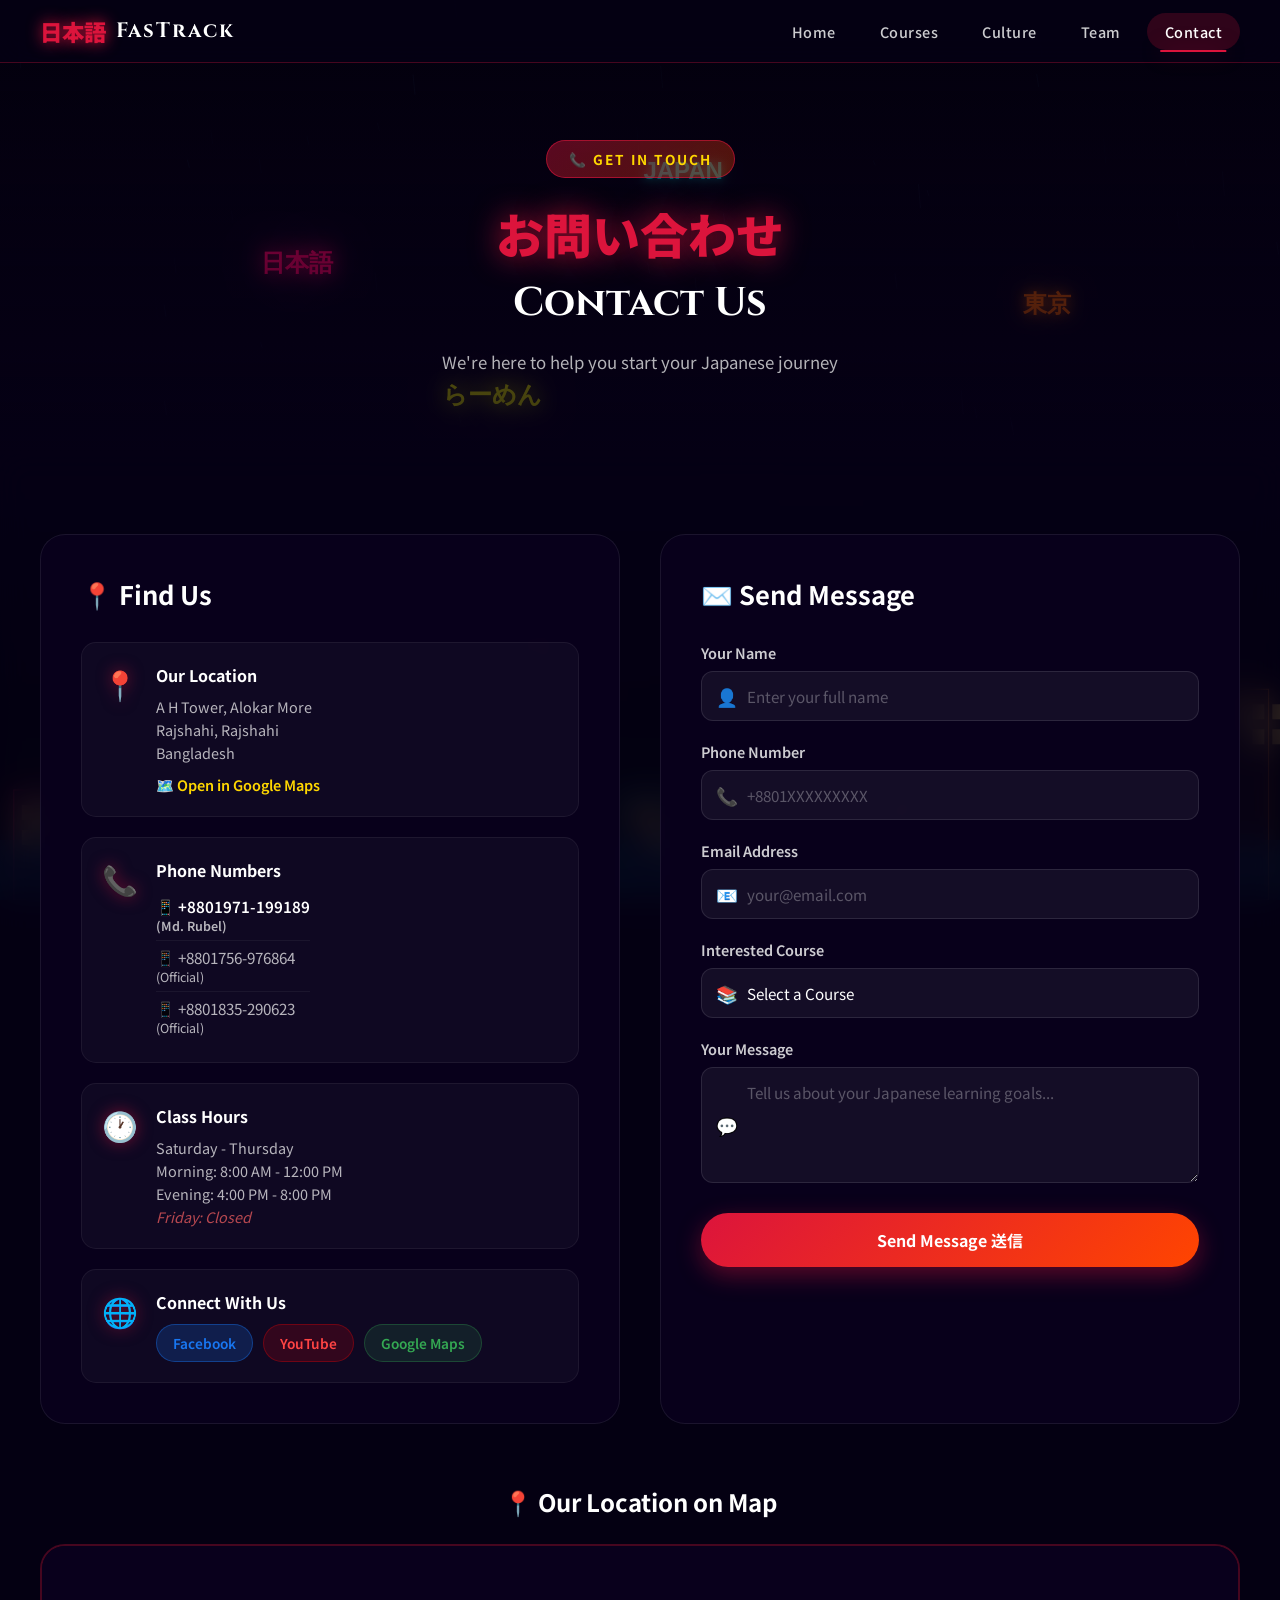
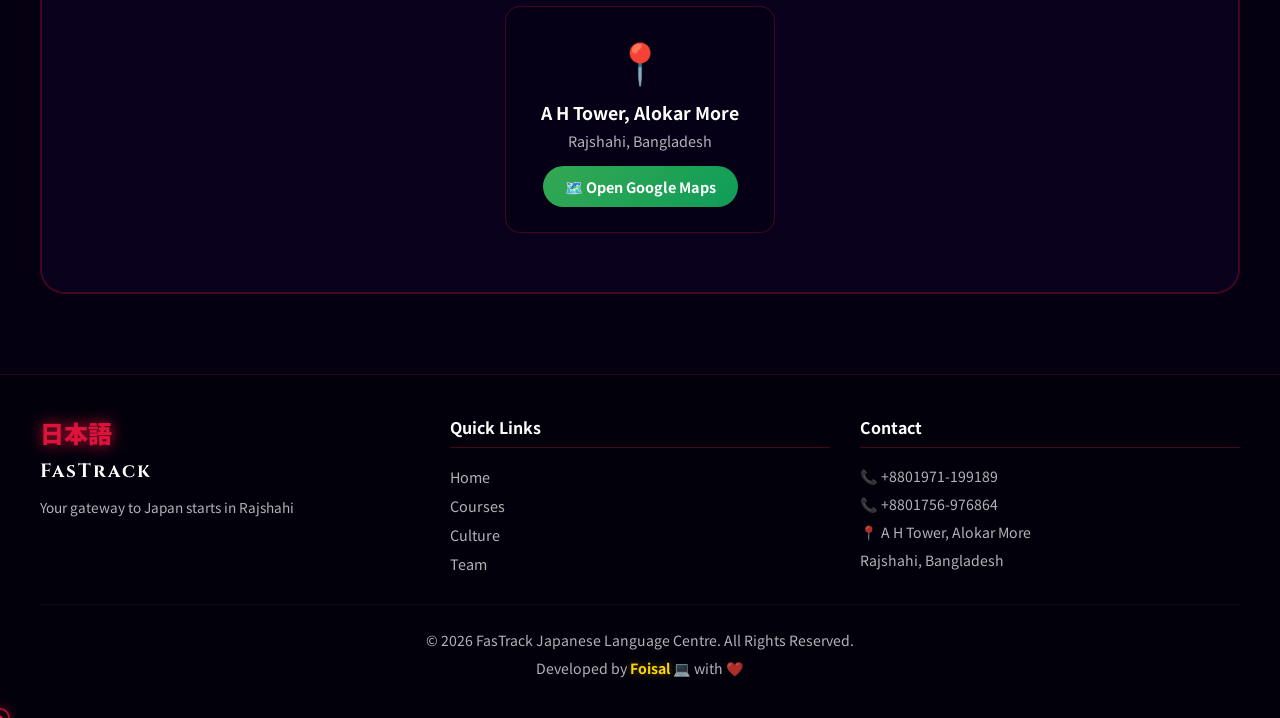
<file: contact.html>
<!DOCTYPE html>
<html lang="en">
<head>
<meta charset="UTF-8">
<meta name="viewport" content="width=device-width, initial-scale=1.0">
<title>Contact - FasTrack Japanese</title>
<link rel="stylesheet" href="style.css">
<link href="https://fonts.googleapis.com/css2?family=Noto+Sans+JP:wght@300;400;700;900&family=Cinzel:wght@400;700&display=swap" rel="stylesheet">
</head>
<body>

<nav class="navbar" id="navbar">
  <div class="nav-logo">
    <span class="logo-jp">日本語</span>
    <span class="logo-text">FasTrack</span>
  </div>
  <div class="hamburger" id="hamburger" onclick="toggleMenu()">
    <span></span><span></span><span></span>
  </div>
  <ul class="nav-links" id="navLinks">
    <li><a href="index.html">Home</a></li>
    <li><a href="courses.html">Courses</a></li>
    <li><a href="culture.html">Culture</a></li>
    <li><a href="team.html">Team</a></li>
    <li><a href="contact.html" class="active">Contact</a></li>
  </ul>
</nav>

<canvas id="canvas5d"></canvas>

<section class="page-hero">
  <div class="page-hero-content">
    <div class="page-badge">📞 Get In Touch</div>
    <h1 class="page-title">
      <span class="jp-title">お問い合わせ</span>
      <span class="en-title">Contact Us</span>
    </h1>
    <p>We're here to help you start your Japanese journey</p>
  </div>
</section>

<section class="contact-section">
  <div class="contact-wrapper">
    
    <!-- Contact Info -->
    <div class="contact-info-panel">
      <h2>📍 Find Us</h2>
      
      <div class="info-cards">
        <div class="info-card location-card">
          <div class="info-icon">📍</div>
          <div class="info-details">
            <h4>Our Location</h4>
            <p>A H Tower, Alokar More</p>
            <p>Rajshahi, Rajshahi</p>
            <p>Bangladesh</p>
            <a href="https://maps.app.goo.gl/DsPTZQwvTy7EJijY9" 
               target="_blank" class="map-link">
              🗺️ Open in Google Maps
            </a>
          </div>
        </div>

        <div class="info-card phone-card">
          <div class="info-icon">📞</div>
          <div class="info-details">
            <h4>Phone Numbers</h4>
            <a href="tel:+8801971199189" class="phone-link rubel-phone">
              📱 +8801971-199189
              <span class="phone-name">(Md. Rubel)</span>
            </a>
            <a href="tel:+8801756976864" class="phone-link">
              📱 +8801756-976864
              <span class="phone-name">(Official)</span>
            </a>
            <a href="tel:+8801835290623" class="phone-link">
              📱 +8801835-290623
              <span class="phone-name">(Official)</span>
            </a>
          </div>
        </div>

        <div class="info-card hours-card">
          <div class="info-icon">🕐</div>
          <div class="info-details">
            <h4>Class Hours</h4>
            <p>Saturday - Thursday</p>
            <p>Morning: 8:00 AM - 12:00 PM</p>
            <p>Evening: 4:00 PM - 8:00 PM</p>
            <p class="closed">Friday: Closed</p>
          </div>
        </div>

        <div class="info-card social-card">
          <div class="info-icon">🌐</div>
          <div class="info-details">
            <h4>Connect With Us</h4>
            <div class="social-links">
              <a href="#" class="social-btn facebook">Facebook</a>
              <a href="#" class="social-btn youtube">YouTube</a>
              <a href="https://maps.app.goo.gl/DsPTZQwvTy7EJijY9" 
                 target="_blank" class="social-btn maps">Google Maps</a>
            </div>
          </div>
        </div>
      </div>
    </div>

    <!-- Contact Form -->
    <div class="contact-form-panel">
      <h2>✉️ Send Message</h2>
      <form class="contact-form" onsubmit="submitForm(event)">
        <div class="form-group">
          <label>Your Name</label>
          <div class="input-wrapper">
            <span class="input-icon">👤</span>
            <input type="text" placeholder="Enter your full name" required>
          </div>
        </div>
        
        <div class="form-group">
          <label>Phone Number</label>
          <div class="input-wrapper">
            <span class="input-icon">📞</span>
            <input type="tel" placeholder="+8801XXXXXXXXX" required>
          </div>
        </div>

        <div class="form-group">
          <label>Email Address</label>
          <div class="input-wrapper">
            <span class="input-icon">📧</span>
            <input type="email" placeholder="your@email.com">
          </div>
        </div>

        <div class="form-group">
          <label>Interested Course</label>
          <div class="input-wrapper">
            <span class="input-icon">📚</span>
            <select required>
              <option value="">Select a Course</option>
              <option>JLPT N5 - Beginner</option>
              <option>JLPT N4 - Elementary</option>
              <option>JLPT N3 - Intermediate</option>
              <option>JLPT N2 - Upper-Intermediate</option>
              <option>JLPT N1 - Advanced</option>
              <option>Japan Work Visa Program</option>
            </select>
          </div>
        </div>

        <div class="form-group">
          <label>Your Message</label>
          <div class="input-wrapper">
            <span class="input-icon">💬</span>
            <textarea placeholder="Tell us about your Japanese learning goals..." rows="4"></textarea>
          </div>
        </div>

        <button type="submit" class="submit-btn">
          <span class="btn-text">Send Message 送信</span>
          <div class="btn-shine"></div>
        </button>
      </form>

      <div class="success-msg" id="successMsg">
        <div class="success-icon">✅</div>
        <h3>Message Sent! (ありがとう)</h3>
        <p>We'll contact you within 24 hours. Thank you for choosing FasTrack!</p>
      </div>
    </div>
  </div>

  <!-- Map Section -->
  <div class="map-section">
    <h3>📍 Our Location on Map</h3>
    <div class="map-container">
      <div class="map-placeholder">
        <div class="map-overlay">
          <div class="map-pin-animation">📍</div>
          <h4>A H Tower, Alokar More</h4>
          <p>Rajshahi, Bangladesh</p>
          <a href="https://maps.app.goo.gl/DsPTZQwvTy7EJijY9" 
             target="_blank" class="open-map-btn">
            🗺️ Open Google Maps
          </a>
        </div>
        <iframe 
          src="https://maps.google.com/maps?q=Rajshahi,Bangladesh&t=&z=13&ie=UTF8&iwloc=&output=embed" 
          width="100%" 
          height="100%" 
          style="border:0; border-radius:15px;" 
          allowfullscreen="" 
          loading="lazy">
        </iframe>
      </div>
    </div>
  </div>
</section>

<footer class="footer">
  <div class="footer-grid">
    <div class="footer-brand">
      <span class="logo-jp">日本語</span>
      <span class="logo-text">FasTrack</span>
      <p>Your gateway to Japan starts in Rajshahi</p>
    </div>
    <div class="footer-links">
      <h4>Quick Links</h4>
      <a href="index.html">Home</a>
      <a href="courses.html">Courses</a>
      <a href="culture.html">Culture</a>
      <a href="team.html">Team</a>
    </div>
    <div class="footer-contact-info">
      <h4>Contact</h4>
      <p>📞 +8801971-199189</p>
      <p>📞 +8801756-976864</p>
      <p>📍 A H Tower, Alokar More</p>
      <p>Rajshahi, Bangladesh</p>
    </div>
  </div>
  <div class="footer-bottom">
    <p class="footer-copy">© 2026 FasTrack Japanese Language Centre. All Rights Reserved.</p>
    <p class="footer-dev">Developed by <span class="dev-name">Foisal</span> 💻 with ❤️</p>
  </div>
</footer>

<script src="animation.js"></script>
<script>
// CONTACT PAGE - Neon Tokyo 5D Scene
const canvas = document.getElementById('canvas5d');
const ctx = canvas.getContext('2d');

function resizeCanvas() {
  canvas.width = window.innerWidth;
  canvas.height = window.innerHeight;
}
resizeCanvas();
window.addEventListener('resize', resizeCanvas);

let frame = 0;
let mx = 0.5, my = 0.5;
document.addEventListener('mousemove', e => {
  mx = e.clientX / window.innerWidth;
  my = e.clientY / window.innerHeight;
});

// Neon buildings
const buildings = [];
for(let i = 0; i < 20; i++) {
  const w = Math.random() * 60 + 30;
  buildings.push({
    x: i * (window.innerWidth / 15) + Math.random() * 30,
    w: w,
    h: Math.random() * 200 + 100,
    color: `hsl(${Math.random()*360}, 80%, 50%)`,
    windows: Array.from({length: Math.floor(Math.random()*8+4)}, () => ({
      lit: Math.random() > 0.4,
      phase: Math.random() * Math.PI * 2
    }))
  });
}

// Neon signs
const neonSigns = [
  {x: 0.2, y: 0.3, text: '日本語', color: '#ff0066'},
  {x: 0.5, y: 0.2, text: 'JAPAN', color: '#00ffff'},
  {x: 0.8, y: 0.35, text: '東京', color: '#ff6600'},
  {x: 0.35, y: 0.45, text: 'らーめん', color: '#ffff00'},
];

function animateContact() {
  frame++;
  ctx.clearRect(0, 0, canvas.width, canvas.height);
  
  // Dark city background
  ctx.fillStyle = '#020008';
  ctx.fillRect(0, 0, canvas.width, canvas.height);
  
  // City gradient overlay
  const cityGrad = ctx.createLinearGradient(0, 0, 0, canvas.height);
  cityGrad.addColorStop(0, 'rgba(5,0,20,0.9)');
  cityGrad.addColorStop(0.5, 'rgba(10,0,30,0.7)');
  cityGrad.addColorStop(1, 'rgba(0,10,5,0.5)');
  ctx.fillStyle = cityGrad;
  ctx.fillRect(0, 0, canvas.width, canvas.height);
  
  // Draw buildings
  buildings.forEach((b, idx) => {
    const bx = b.x + mx * 20;
    const by = canvas.height - b.h;
    
    // Building body
    ctx.fillStyle = `rgba(10,5,20,0.95)`;
    ctx.fillRect(bx, by, b.w, b.h);
    
    // Building outline (neon glow)
    ctx.strokeStyle = b.color;
    ctx.lineWidth = 1;
    ctx.shadowColor = b.color;
    ctx.shadowBlur = 10;
    ctx.strokeRect(bx, by, b.w, b.h);
    ctx.shadowBlur = 0;
    
    // Windows
    b.windows.forEach((win, wi) => {
      win.phase += 0.01;
      const col = Math.floor(wi / 2);
      const row = wi % 2;
      const wx = bx + 8 + col * 20;
      const wy = by + 15 + row * 25;
      
      if(win.lit || Math.sin(win.phase) > 0.9) {
        ctx.fillStyle = `rgba(255,220,100,${0.6 + Math.sin(win.phase)*0.2})`;
        ctx.fillRect(wx, wy, 12, 15);
      }
    });
  });
  
  // Neon signs
  neonSigns.forEach((sign, i) => {
    const x = canvas.width * sign.x + Math.sin(frame*0.02 + i) * 5;
    const y = canvas.height * sign.y + Math.cos(frame*0.015 + i) * 3;
    const flicker = 0.7 + Math.sin(frame * 0.3 + i * 2) * 0.3;
    
    ctx.save();
    ctx.globalAlpha = flicker;
    ctx.shadowColor = sign.color;
    ctx.shadowBlur = 20 * flicker;
    ctx.fillStyle = sign.color;
    ctx.font = 'bold 24px sans-serif';
    ctx.fillText(sign.text, x, y);
    ctx.shadowBlur = 40 * flicker;
    ctx.globalAlpha = flicker * 0.5;
    ctx.fillText(sign.text, x, y);
    ctx.restore();
  });
  
  // Rain effect
  if(!window.rainDrops) {
    window.rainDrops = [];
    for(let r = 0; r < 100; r++) {
      window.rainDrops.push({
        x: Math.random() * canvas.width,
        y: Math.random() * canvas.height,
        length: Math.random() * 20 + 5,
        speed: Math.random() * 8 + 4,
        alpha: Math.random() * 0.3 + 0.05
      });
    }
  }
  
  ctx.strokeStyle = 'rgba(100,200,255,0.3)';
  ctx.lineWidth = 0.5;
  window.rainDrops.forEach(r => {
    r.y += r.speed;
    r.x += 1;
    if(r.y > canvas.height) {
      r.y = -20;
      r.x = Math.random() * canvas.width;
    }
    ctx.globalAlpha = r.alpha;
    ctx.beginPath();
    ctx.moveTo(r.x, r.y);
    ctx.lineTo(r.x + 2, r.y + r.length);
    ctx.stroke();
  });
  ctx.globalAlpha = 1;
  
  // Ground reflection
  const reflGrad = ctx.createLinearGradient(0, canvas.height - 60, 0, canvas.height);
  reflGrad.addColorStop(0, 'rgba(0,50,80,0.4)');
  reflGrad.addColorStop(1, 'rgba(0,20,40,0.8)');
  ctx.fillStyle = reflGrad;
  ctx.fillRect(0, canvas.height - 60, canvas.width, 60);
  
  requestAnimationFrame(animateContact);
}
animateContact();

function submitForm(e) {
  e.preventDefault();
  document.querySelector('.contact-form').style.display = 'none';
  document.getElementById('successMsg').style.display = 'flex';
}
</script>
</body>
</html>
</file>
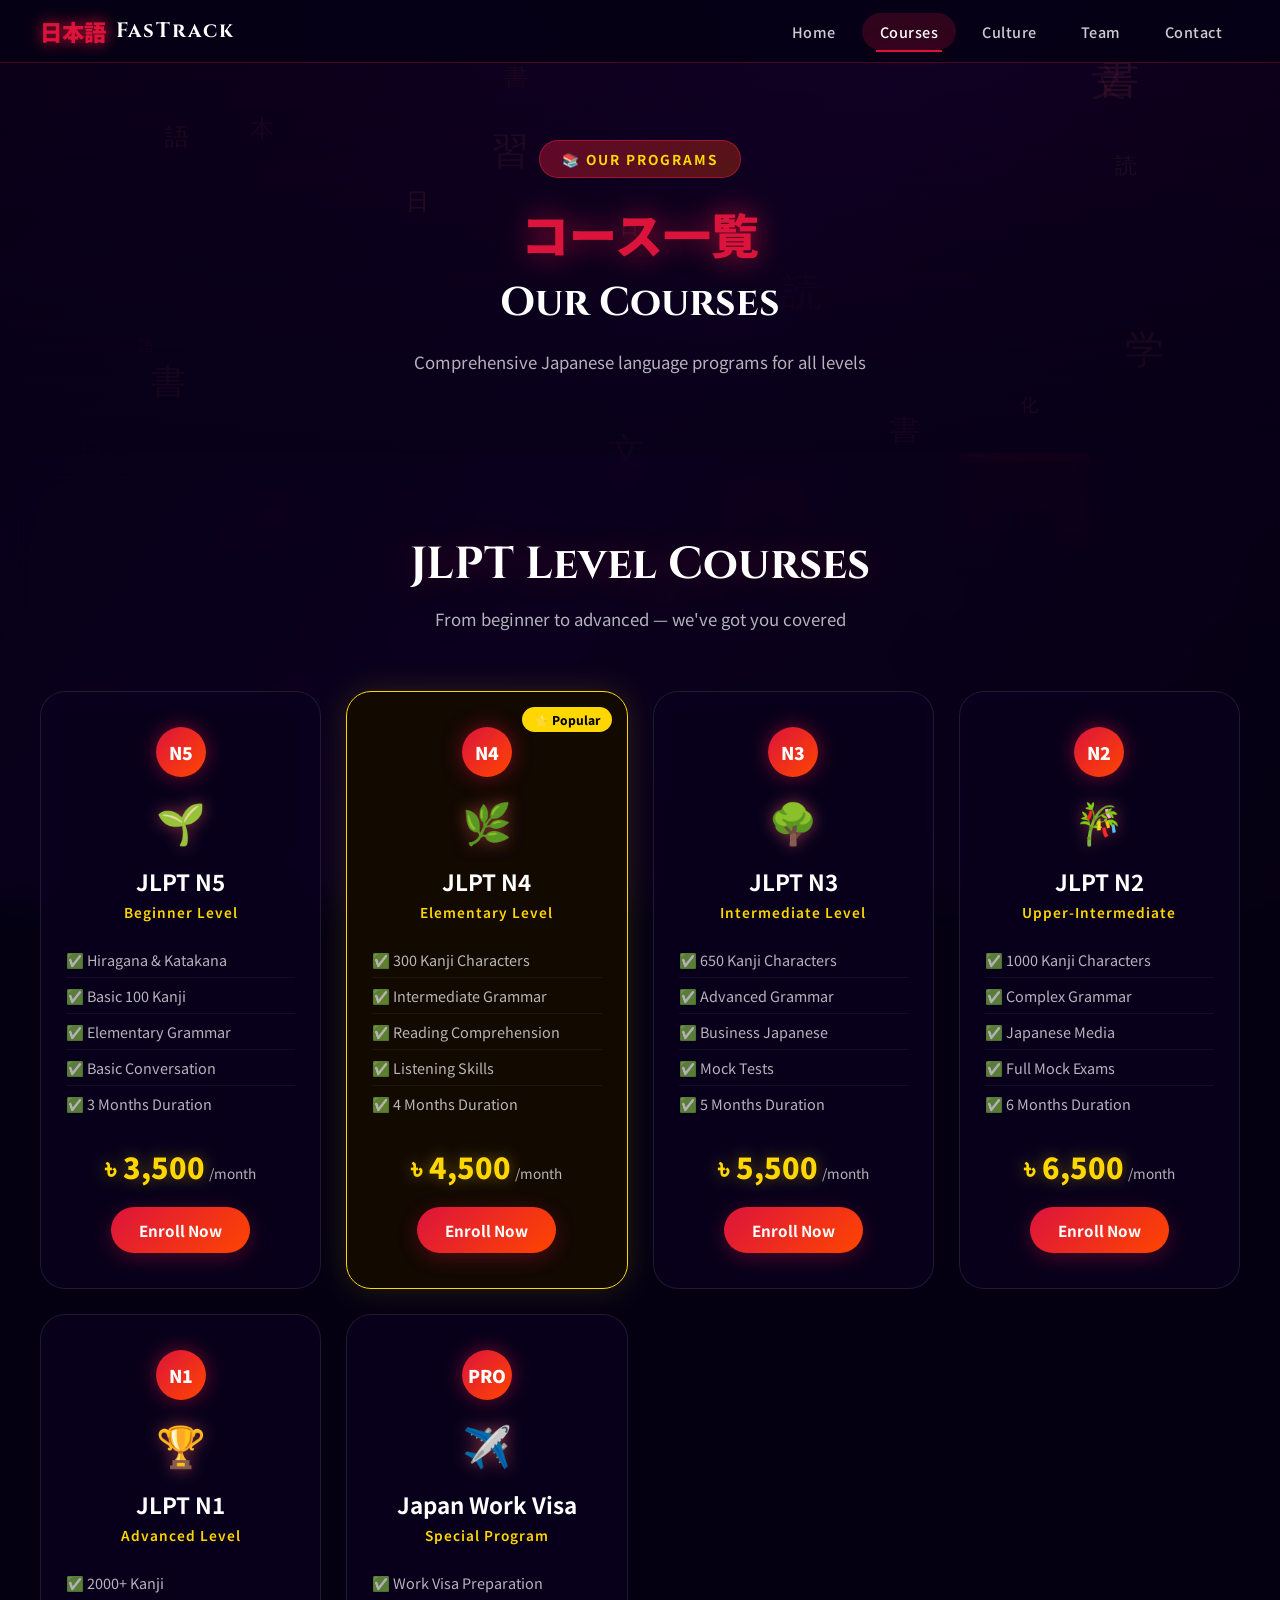
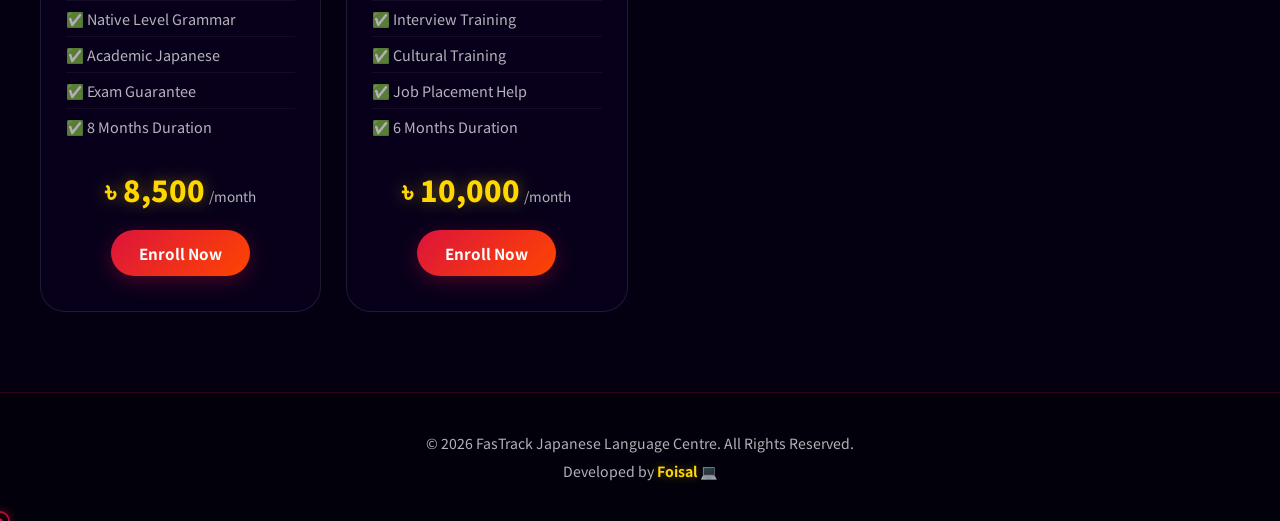
<file: courses.html>
<!DOCTYPE html>
<html lang="en">
<head>
<meta charset="UTF-8">
<meta name="viewport" content="width=device-width, initial-scale=1.0">
<title>Courses - FasTrack Japanese</title>
<link rel="stylesheet" href="style.css">
<link href="https://fonts.googleapis.com/css2?family=Noto+Sans+JP:wght@300;400;700;900&family=Cinzel:wght@400;700&display=swap" rel="stylesheet">
</head>
<body>

<nav class="navbar" id="navbar">
  <div class="nav-logo">
    <span class="logo-jp">日本語</span>
    <span class="logo-text">FasTrack</span>
  </div>
  <div class="hamburger" id="hamburger" onclick="toggleMenu()">
    <span></span><span></span><span></span>
  </div>
  <ul class="nav-links" id="navLinks">
    <li><a href="index.html">Home</a></li>
    <li><a href="courses.html" class="active">Courses</a></li>
    <li><a href="culture.html">Culture</a></li>
    <li><a href="team.html">Team</a></li>
    <li><a href="contact.html">Contact</a></li>
  </ul>
</nav>

<canvas id="canvas5d"></canvas>

<section class="page-hero">
  <div class="page-hero-content">
    <div class="page-badge">📚 Our Programs</div>
    <h1 class="page-title">
      <span class="jp-title">コース一覧</span>
      <span class="en-title">Our Courses</span>
    </h1>
    <p>Comprehensive Japanese language programs for all levels</p>
  </div>
</section>

<section class="courses-section">
  <div class="section-header">
    <h2>JLPT Level Courses</h2>
    <p>From beginner to advanced — we've got you covered</p>
  </div>
  
  <div class="courses-grid">
    <div class="course-card level-n5">
      <div class="course-badge">N5</div>
      <div class="course-icon">🌱</div>
      <h3>JLPT N5</h3>
      <p class="course-subtitle">Beginner Level</p>
      <ul class="course-features">
        <li>✅ Hiragana & Katakana</li>
        <li>✅ Basic 100 Kanji</li>
        <li>✅ Elementary Grammar</li>
        <li>✅ Basic Conversation</li>
        <li>✅ 3 Months Duration</li>
      </ul>
      <div class="course-price">
        <span class="price">৳ 3,500</span>
        <span class="price-period">/month</span>
      </div>
      <a href="contact.html" class="course-btn">Enroll Now</a>
    </div>

    <div class="course-card level-n4 featured">
      <div class="featured-badge">⭐ Popular</div>
      <div class="course-badge">N4</div>
      <div class="course-icon">🌿</div>
      <h3>JLPT N4</h3>
      <p class="course-subtitle">Elementary Level</p>
      <ul class="course-features">
        <li>✅ 300 Kanji Characters</li>
        <li>✅ Intermediate Grammar</li>
        <li>✅ Reading Comprehension</li>
        <li>✅ Listening Skills</li>
        <li>✅ 4 Months Duration</li>
      </ul>
      <div class="course-price">
        <span class="price">৳ 4,500</span>
        <span class="price-period">/month</span>
      </div>
      <a href="contact.html" class="course-btn">Enroll Now</a>
    </div>

    <div class="course-card level-n3">
      <div class="course-badge">N3</div>
      <div class="course-icon">🌳</div>
      <h3>JLPT N3</h3>
      <p class="course-subtitle">Intermediate Level</p>
      <ul class="course-features">
        <li>✅ 650 Kanji Characters</li>
        <li>✅ Advanced Grammar</li>
        <li>✅ Business Japanese</li>
        <li>✅ Mock Tests</li>
        <li>✅ 5 Months Duration</li>
      </ul>
      <div class="course-price">
        <span class="price">৳ 5,500</span>
        <span class="price-period">/month</span>
      </div>
      <a href="contact.html" class="course-btn">Enroll Now</a>
    </div>

    <div class="course-card level-n2">
      <div class="course-badge">N2</div>
      <div class="course-icon">🎋</div>
      <h3>JLPT N2</h3>
      <p class="course-subtitle">Upper-Intermediate</p>
      <ul class="course-features">
        <li>✅ 1000 Kanji Characters</li>
        <li>✅ Complex Grammar</li>
        <li>✅ Japanese Media</li>
        <li>✅ Full Mock Exams</li>
        <li>✅ 6 Months Duration</li>
      </ul>
      <div class="course-price">
        <span class="price">৳ 6,500</span>
        <span class="price-period">/month</span>
      </div>
      <a href="contact.html" class="course-btn">Enroll Now</a>
    </div>

    <div class="course-card level-n1">
      <div class="course-badge">N1</div>
      <div class="course-icon">🏆</div>
      <h3>JLPT N1</h3>
      <p class="course-subtitle">Advanced Level</p>
      <ul class="course-features">
        <li>✅ 2000+ Kanji</li>
        <li>✅ Native Level Grammar</li>
        <li>✅ Academic Japanese</li>
        <li>✅ Exam Guarantee</li>
        <li>✅ 8 Months Duration</li>
      </ul>
      <div class="course-price">
        <span class="price">৳ 8,500</span>
        <span class="price-period">/month</span>
      </div>
      <a href="contact.html" class="course-btn">Enroll Now</a>
    </div>

    <div class="course-card level-special">
      <div class="course-badge">PRO</div>
      <div class="course-icon">✈️</div>
      <h3>Japan Work Visa</h3>
      <p class="course-subtitle">Special Program</p>
      <ul class="course-features">
        <li>✅ Work Visa Preparation</li>
        <li>✅ Interview Training</li>
        <li>✅ Cultural Training</li>
        <li>✅ Job Placement Help</li>
        <li>✅ 6 Months Duration</li>
      </ul>
      <div class="course-price">
        <span class="price">৳ 10,000</span>
        <span class="price-period">/month</span>
      </div>
      <a href="contact.html" class="course-btn">Enroll Now</a>
    </div>
  </div>
</section>

<footer class="footer">
  <div class="footer-content">
    <p class="footer-copy">© 2026 FasTrack Japanese Language Centre. All Rights Reserved.</p>
    <p class="footer-dev">Developed by <span class="dev-name">Foisal</span> 💻</p>
  </div>
</footer>

<script src="animation.js"></script>
<script>
// COURSES PAGE - Anime Academy 5D Scene
const canvas = document.getElementById('canvas5d');
const ctx = canvas.getContext('2d');

function resizeCanvas() {
  canvas.width = window.innerWidth;
  canvas.height = window.innerHeight;
}
resizeCanvas();
window.addEventListener('resize', resizeCanvas);

let frame = 0;
let mx = 0, my = 0;
document.addEventListener('mousemove', e => {
  mx = (e.clientX/window.innerWidth - 0.5);
  my = (e.clientY/window.innerHeight - 0.5);
});

// Torii gates in 3D perspective
const toriiGates = [
  {x: 0.2, scale: 0.3, z: 800},
  {x: 0.4, scale: 0.5, z: 500},
  {x: 0.6, scale: 0.7, z: 300},
  {x: 0.8, scale: 0.9, z: 150},
];

function drawToriiGate(ctx, cx, cy, scale, alpha) {
  ctx.save();
  ctx.globalAlpha = alpha;
  ctx.strokeStyle = `rgba(220,50,50,${alpha})`;
  ctx.fillStyle = `rgba(180,30,30,${alpha})`;
  ctx.lineWidth = 4 * scale;
  
  const w = 120 * scale;
  const h = 100 * scale;
  
  // Top beam
  ctx.fillRect(cx - w*0.6, cy - h, w*1.2, h*0.12);
  // Mid beam
  ctx.fillRect(cx - w*0.5, cy - h*0.6, w, h*0.1);
  // Pillars
  ctx.fillRect(cx - w*0.5, cy - h*0.5, w*0.1, h*0.5);
  ctx.fillRect(cx + w*0.4, cy - h*0.5, w*0.1, h*0.5);
  
  ctx.restore();
}

function animateCourses() {
  frame++;
  ctx.clearRect(0, 0, canvas.width, canvas.height);
  
  // Background
  const bg = ctx.createLinearGradient(0, 0, canvas.width, canvas.height);
  bg.addColorStop(0, '#0f0020');
  bg.addColorStop(0.5, '#1a0035');
  bg.addColorStop(1, '#0a0010');
  ctx.fillStyle = bg;
  ctx.fillRect(0, 0, canvas.width, canvas.height);
  
  // Grid floor (5D perspective)
  ctx.save();
  ctx.strokeStyle = 'rgba(220,50,50,0.15)';
  ctx.lineWidth = 1;
  const vp = {x: canvas.width/2 + mx*100, y: canvas.height*0.6};
  
  for(let i = -10; i <= 10; i++) {
    ctx.beginPath();
    ctx.moveTo(vp.x + i*60, canvas.height);
    ctx.lineTo(vp.x, vp.y);
    ctx.stroke();
  }
  for(let j = 0; j < 8; j++) {
    const y = vp.y + j * (canvas.height - vp.y) / 8;
    const spread = (y - vp.y) / (canvas.height - vp.y) * 600;
    ctx.beginPath();
    ctx.moveTo(vp.x - spread, y);
    ctx.lineTo(vp.x + spread, y);
    ctx.stroke();
  }
  ctx.restore();
  
  // Draw torii gates in perspective
  toriiGates.forEach((gate, i) => {
    const parallax = (1000 - gate.z) / 1000;
    const cx = canvas.width * gate.x + mx * gate.z * 0.05;
    const cy = canvas.height * 0.65 - parallax * 50;
    const alpha = parallax * 0.6;
    drawToriiGate(ctx, cx, cy, gate.scale, alpha);
  });
  
  // Falling Kanji
  if(!window.kanjiParticles) {
    window.kanjiParticles = [];
    const chars = ['日','本','語','学','習','文','化','読','書','会'];
    for(let k = 0; k < 30; k++) {
      window.kanjiParticles.push({
        x: Math.random() * canvas.width,
        y: Math.random() * canvas.height,
        char: chars[Math.floor(Math.random()*chars.length)],
        speed: Math.random() * 1 + 0.3,
        size: Math.random() * 30 + 15,
        alpha: Math.random() * 0.3 + 0.05,
        drift: (Math.random()-0.5) * 0.5
      });
    }
  }
  
  window.kanjiParticles.forEach(k => {
    k.y += k.speed;
    k.x += k.drift;
    if(k.y > canvas.height + 50) {
      k.y = -50;
      k.x = Math.random() * canvas.width;
    }
    ctx.font = `${k.size}px serif`;
    ctx.fillStyle = `rgba(255,100,100,${k.alpha})`;
    ctx.fillText(k.char, k.x, k.y);
  });
  
  requestAnimationFrame(animateCourses);
}
animateCourses();
</script>
</body>
</html>
</file>
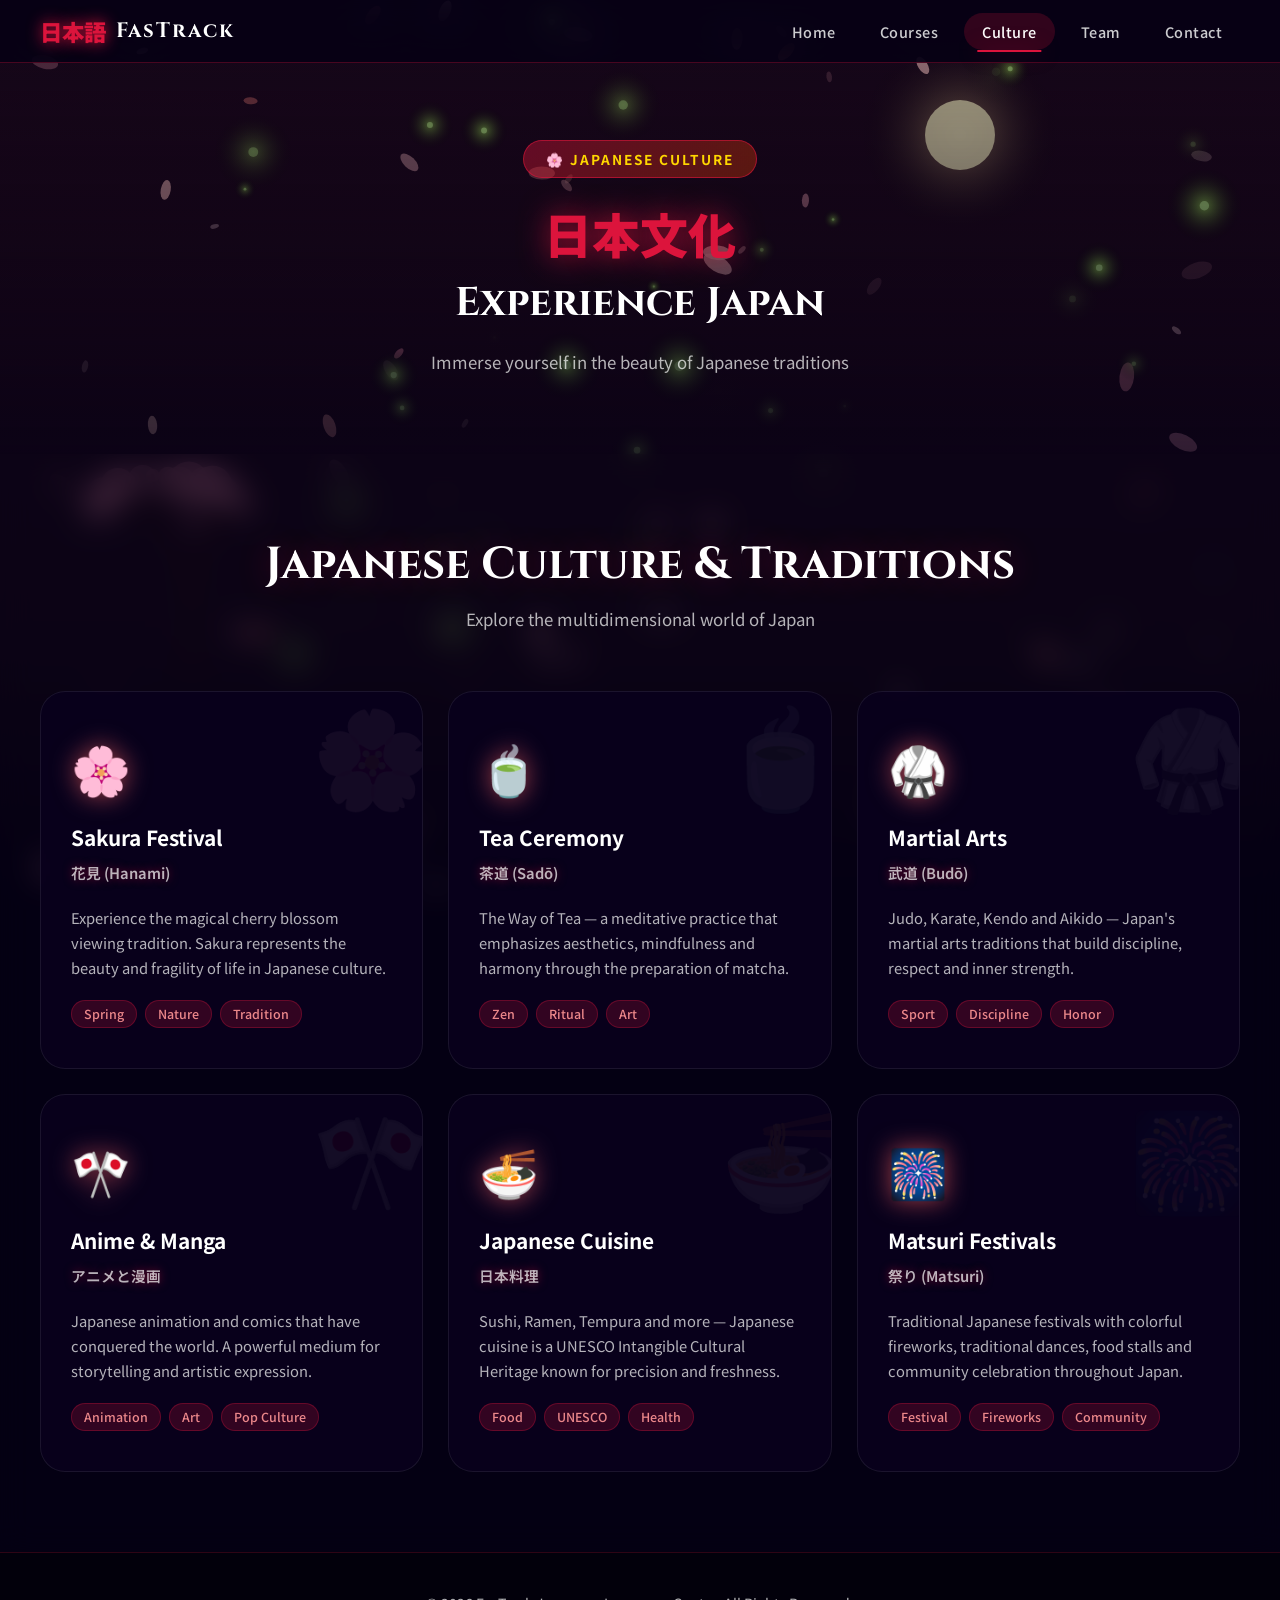
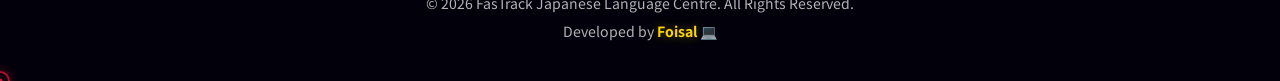
<file: culture.html>
<!DOCTYPE html>
<html lang="en">
<head>
<meta charset="UTF-8">
<meta name="viewport" content="width=device-width, initial-scale=1.0">
<title>Japanese Culture - FasTrack</title>
<link rel="stylesheet" href="style.css">
<link href="https://fonts.googleapis.com/css2?family=Noto+Sans+JP:wght@300;400;700;900&family=Cinzel:wght@400;700&display=swap" rel="stylesheet">
</head>
<body>

<nav class="navbar" id="navbar">
  <div class="nav-logo">
    <span class="logo-jp">日本語</span>
    <span class="logo-text">FasTrack</span>
  </div>
  <div class="hamburger" id="hamburger" onclick="toggleMenu()">
    <span></span><span></span><span></span>
  </div>
  <ul class="nav-links" id="navLinks">
    <li><a href="index.html">Home</a></li>
    <li><a href="courses.html">Courses</a></li>
    <li><a href="culture.html" class="active">Culture</a></li>
    <li><a href="team.html">Team</a></li>
    <li><a href="contact.html">Contact</a></li>
  </ul>
</nav>

<canvas id="canvas5d"></canvas>

<section class="page-hero culture-hero">
  <div class="page-hero-content">
    <div class="page-badge">🌸 Japanese Culture</div>
    <h1 class="page-title">
      <span class="jp-title">日本文化</span>
      <span class="en-title">Experience Japan</span>
    </h1>
    <p>Immerse yourself in the beauty of Japanese traditions</p>
  </div>
</section>

<section class="culture-section">
  <div class="section-header">
    <h2>Japanese Culture & Traditions</h2>
    <p>Explore the multidimensional world of Japan</p>
  </div>

  <div class="culture-grid">
    <div class="culture-card sakura-card">
      <div class="culture-bg-icon">🌸</div>
      <div class="culture-icon-main">🌸</div>
      <h3>Sakura Festival</h3>
      <p class="culture-jp">花見 (Hanami)</p>
      <p>Experience the magical cherry blossom viewing tradition. Sakura represents the beauty and fragility of life in Japanese culture.</p>
      <div class="culture-tags">
        <span class="tag">Spring</span>
        <span class="tag">Nature</span>
        <span class="tag">Tradition</span>
      </div>
    </div>

    <div class="culture-card tea-card">
      <div class="culture-bg-icon">🍵</div>
      <div class="culture-icon-main">🍵</div>
      <h3>Tea Ceremony</h3>
      <p class="culture-jp">茶道 (Sadō)</p>
      <p>The Way of Tea — a meditative practice that emphasizes aesthetics, mindfulness and harmony through the preparation of matcha.</p>
      <div class="culture-tags">
        <span class="tag">Zen</span>
        <span class="tag">Ritual</span>
        <span class="tag">Art</span>
      </div>
    </div>

    <div class="culture-card sumo-card">
      <div class="culture-bg-icon">🥋</div>
      <div class="culture-icon-main">🥋</div>
      <h3>Martial Arts</h3>
      <p class="culture-jp">武道 (Budō)</p>
      <p>Judo, Karate, Kendo and Aikido — Japan's martial arts traditions that build discipline, respect and inner strength.</p>
      <div class="culture-tags">
        <span class="tag">Sport</span>
        <span class="tag">Discipline</span>
        <span class="tag">Honor</span>
      </div>
    </div>

    <div class="culture-card anime-card">
      <div class="culture-bg-icon">🎌</div>
      <div class="culture-icon-main">🎌</div>
      <h3>Anime & Manga</h3>
      <p class="culture-jp">アニメと漫画</p>
      <p>Japanese animation and comics that have conquered the world. A powerful medium for storytelling and artistic expression.</p>
      <div class="culture-tags">
        <span class="tag">Animation</span>
        <span class="tag">Art</span>
        <span class="tag">Pop Culture</span>
      </div>
    </div>

    <div class="culture-card food-card">
      <div class="culture-bg-icon">🍜</div>
      <div class="culture-icon-main">🍜</div>
      <h3>Japanese Cuisine</h3>
      <p class="culture-jp">日本料理</p>
      <p>Sushi, Ramen, Tempura and more — Japanese cuisine is a UNESCO Intangible Cultural Heritage known for precision and freshness.</p>
      <div class="culture-tags">
        <span class="tag">Food</span>
        <span class="tag">UNESCO</span>
        <span class="tag">Health</span>
      </div>
    </div>

    <div class="culture-card festival-card">
      <div class="culture-bg-icon">🎆</div>
      <div class="culture-icon-main">🎆</div>
      <h3>Matsuri Festivals</h3>
      <p class="culture-jp">祭り (Matsuri)</p>
      <p>Traditional Japanese festivals with colorful fireworks, traditional dances, food stalls and community celebration throughout Japan.</p>
      <div class="culture-tags">
        <span class="tag">Festival</span>
        <span class="tag">Fireworks</span>
        <span class="tag">Community</span>
      </div>
    </div>
  </div>
</section>

<footer class="footer">
  <div class="footer-content">
    <p class="footer-copy">© 2026 FasTrack Japanese Language Centre. All Rights Reserved.</p>
    <p class="footer-dev">Developed by <span class="dev-name">Foisal</span> 💻</p>
  </div>
</footer>

<script src="animation.js"></script>
<script>
// CULTURE PAGE - Cherry Blossom 5D Scene
const canvas = document.getElementById('canvas5d');
const ctx = canvas.getContext('2d');

function resizeCanvas() {
  canvas.width = window.innerWidth;
  canvas.height = window.innerHeight;
}
resizeCanvas();
window.addEventListener('resize', resizeCanvas);

let frame = 0;
let mx = 0.5, my = 0.5;
document.addEventListener('mousemove', e => {
  mx = e.clientX / window.innerWidth;
  my = e.clientY / window.innerHeight;
});

// Cherry blossom petals
const petals = [];
for(let i = 0; i < 80; i++) {
  petals.push({
    x: Math.random() * window.innerWidth,
    y: Math.random() * window.innerHeight,
    size: Math.random() * 12 + 4,
    speedY: Math.random() * 1.5 + 0.5,
    speedX: (Math.random() - 0.5) * 1.5,
    rotation: Math.random() * Math.PI * 2,
    rotSpeed: (Math.random() - 0.5) * 0.05,
    alpha: Math.random() * 0.7 + 0.2,
    color: `hsl(${Math.random()*30+340}, 80%, ${Math.random()*20+70}%)`
  });
}

// Fireflies
const fireflies = [];
for(let i = 0; i < 40; i++) {
  fireflies.push({
    x: Math.random() * window.innerWidth,
    y: Math.random() * window.innerHeight,
    vx: (Math.random()-0.5) * 1,
    vy: (Math.random()-0.5) * 1,
    size: Math.random() * 4 + 1,
    phase: Math.random() * Math.PI * 2,
    speed: Math.random() * 0.05 + 0.02
  });
}

function drawPetal(ctx, x, y, size, rotation, alpha, color) {
  ctx.save();
  ctx.translate(x, y);
  ctx.rotate(rotation);
  ctx.globalAlpha = alpha;
  ctx.fillStyle = color;
  ctx.beginPath();
  ctx.ellipse(0, 0, size, size/2, 0, 0, Math.PI*2);
  ctx.fill();
  ctx.restore();
}

function animateCulture() {
  frame++;
  ctx.clearRect(0, 0, canvas.width, canvas.height);
  
  // Gradient background - twilight Japan
  const bg = ctx.createLinearGradient(0, 0, 0, canvas.height);
  bg.addColorStop(0, `hsl(${280 + mx*20}, 60%, ${5 + my*8}%)`);
  bg.addColorStop(0.4, `hsl(${310 + mx*20}, 50%, ${8 + my*5}%)`);
  bg.addColorStop(0.7, `hsl(${330}, 40%, 10%)`);
  bg.addColorStop(1, '#050010');
  ctx.fillStyle = bg;
  ctx.fillRect(0, 0, canvas.width, canvas.height);
  
  // Moon
  const moonX = canvas.width * (0.7 + mx * 0.1);
  const moonY = canvas.height * (0.2 - my * 0.1);
  const moonGlow = ctx.createRadialGradient(moonX, moonY, 0, moonX, moonY, 100);
  moonGlow.addColorStop(0, 'rgba(255,240,200,0.9)');
  moonGlow.addColorStop(0.3, 'rgba(255,220,150,0.3)');
  moonGlow.addColorStop(1, 'rgba(0,0,0,0)');
  ctx.fillStyle = moonGlow;
  ctx.beginPath();
  ctx.arc(moonX, moonY, 100, 0, Math.PI*2);
  ctx.fill();
  
  ctx.beginPath();
  ctx.arc(moonX, moonY, 35, 0, Math.PI*2);
  ctx.fillStyle = 'rgba(255,245,200,0.95)';
  ctx.fill();
  
  // Cherry tree silhouette
  const treeX = canvas.width * 0.15;
  const treeY = canvas.height * 0.75;
  
  // Draw tree
  ctx.strokeStyle = 'rgba(50,20,10,0.8)';
  ctx.lineWidth = 8;
  ctx.lineCap = 'round';
  
  function drawBranch(x, y, angle, length, depth) {
    if(depth === 0) return;
    const ex = x + Math.cos(angle) * length;
    const ey = y + Math.sin(angle) * length;
    ctx.beginPath();
    ctx.moveTo(x, y);
    ctx.lineTo(ex, ey);
    ctx.lineWidth = depth * 2;
    ctx.stroke();
    if(depth > 2) {
      drawBranch(ex, ey, angle - 0.4, length * 0.7, depth - 1);
      drawBranch(ex, ey, angle + 0.3, length * 0.6, depth - 1);
    }
    // Blossoms at tips
    if(depth <= 2) {
      ctx.beginPath();
      ctx.arc(ex, ey, Math.random() * 15 + 5, 0, Math.PI*2);
      ctx.fillStyle = `rgba(255,150,180,${0.4 + Math.random()*0.3})`;
      ctx.fill();
    }
  }
  
  drawBranch(treeX, treeY, -Math.PI/2, 80, 6);
  
  // Falling petals
  petals.forEach(p => {
    p.y += p.speedY;
    p.x += p.speedX + Math.sin(frame * 0.02 + p.x) * 0.3;
    p.rotation += p.rotSpeed;
    
    if(p.y > canvas.height + 20) {
      p.y = -20;
      p.x = Math.random() * canvas.width;
    }
    
    drawPetal(ctx, p.x, p.y, p.size, p.rotation, p.alpha, p.color);
  });
  
  // Fireflies
  fireflies.forEach(f => {
    f.phase += f.speed;
    f.x += f.vx + Math.sin(f.phase) * 0.5;
    f.y += f.vy + Math.cos(f.phase * 0.7) * 0.5;
    
    if(f.x < 0) f.x = canvas.width;
    if(f.x > canvas.width) f.x = 0;
    if(f.y < 0) f.y = canvas.height;
    if(f.y > canvas.height) f.y = 0;
    
    const glowAlpha = (Math.sin(f.phase * 3) + 1) / 2;
    const glow = ctx.createRadialGradient(f.x, f.y, 0, f.x, f.y, f.size * 8);
    glow.addColorStop(0, `rgba(180,255,100,${glowAlpha * 0.9})`);
    glow.addColorStop(1, 'rgba(0,0,0,0)');
    ctx.fillStyle = glow;
    ctx.beginPath();
    ctx.arc(f.x, f.y, f.size * 8, 0, Math.PI*2);
    ctx.fill();
    
    ctx.beginPath();
    ctx.arc(f.x, f.y, f.size, 0, Math.PI*2);
    ctx.fillStyle = `rgba(200,255,150,${glowAlpha})`;
    ctx.fill();
  });
  
  requestAnimationFrame(animateCulture);
}
animateCulture();
</script>
</body>
</html>
</file>
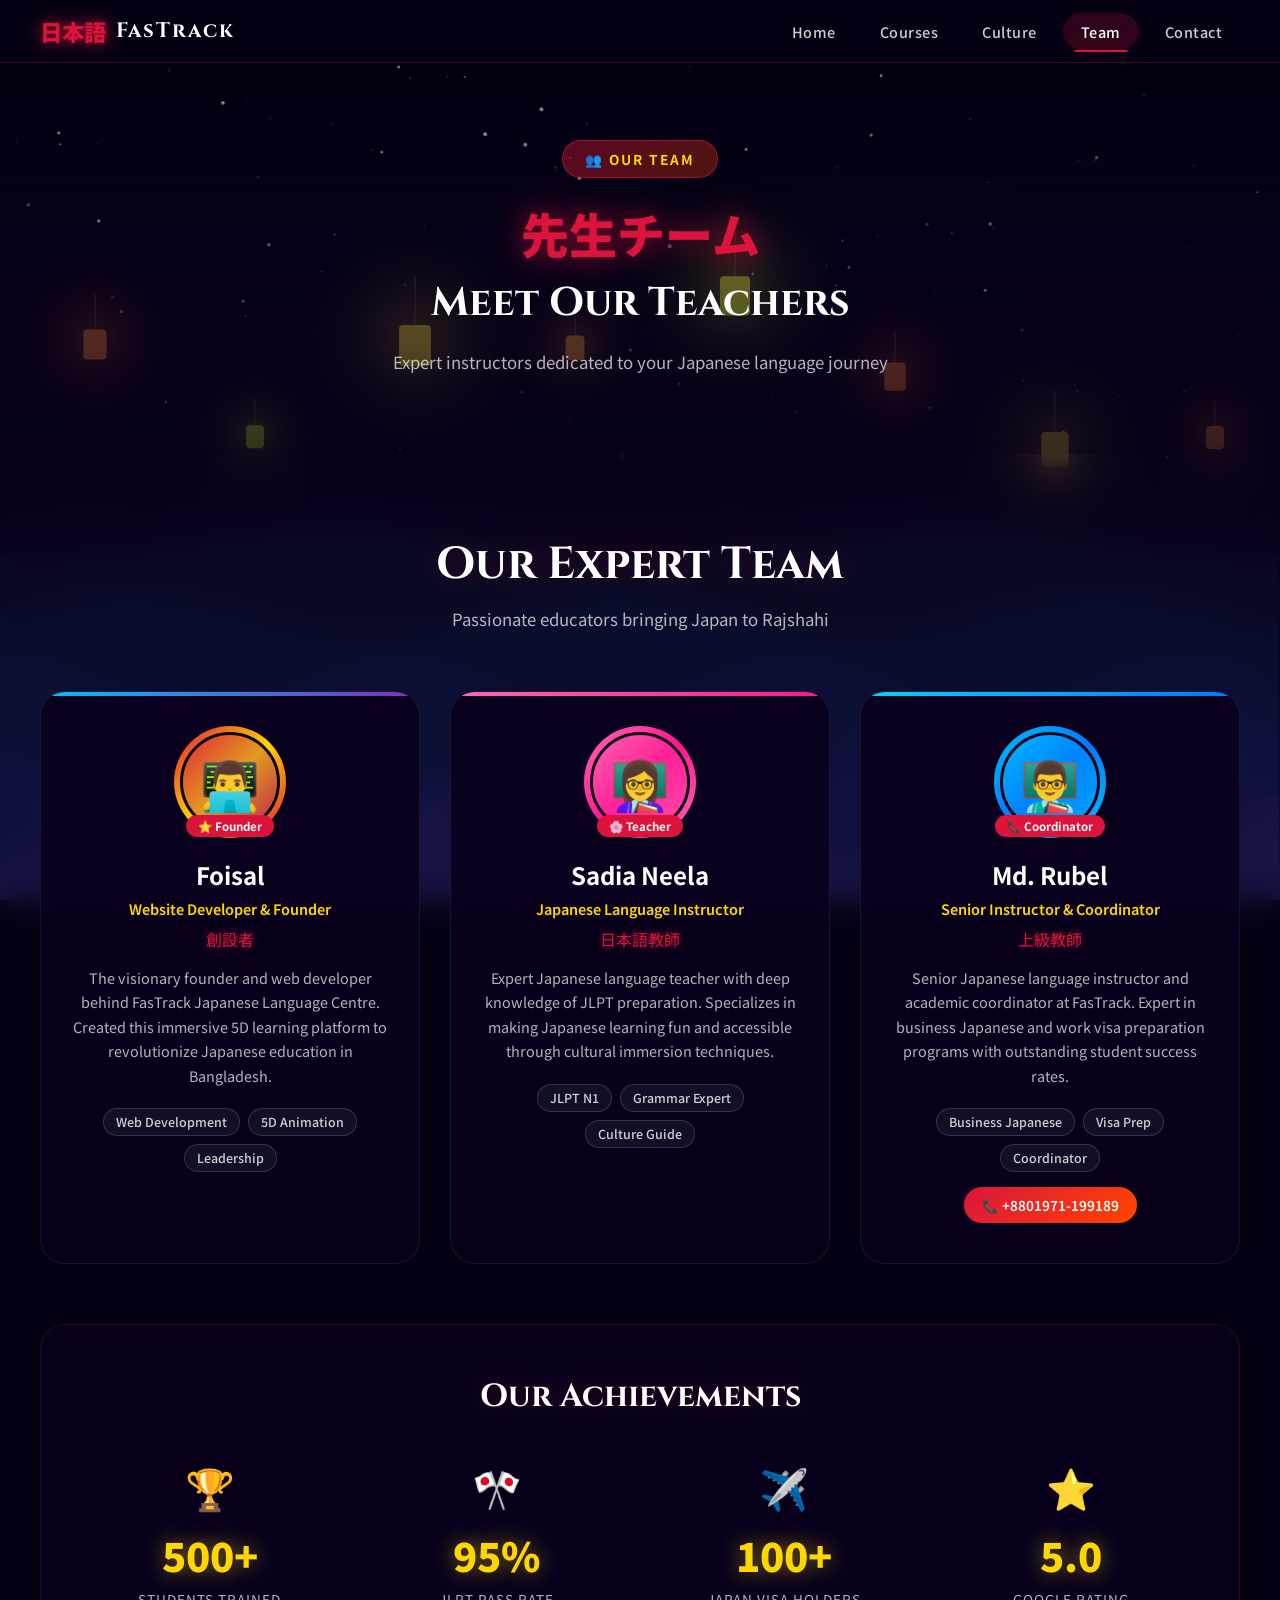
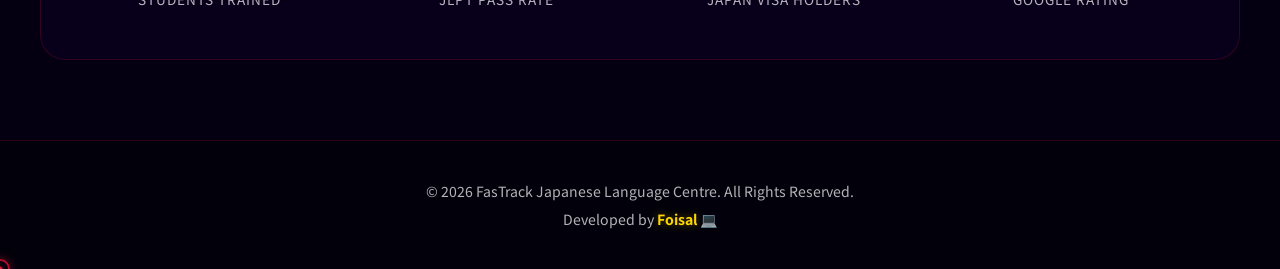
<file: team.html>
<!DOCTYPE html>
<html lang="en">
<head>
<meta charset="UTF-8">
<meta name="viewport" content="width=device-width, initial-scale=1.0">
<title>Our Team - FasTrack Japanese</title>
<link rel="stylesheet" href="style.css">
<link href="https://fonts.googleapis.com/css2?family=Noto+Sans+JP:wght@300;400;700;900&family=Cinzel:wght@400;700&display=swap" rel="stylesheet">
</head>
<body>

<nav class="navbar" id="navbar">
  <div class="nav-logo">
    <span class="logo-jp">日本語</span>
    <span class="logo-text">FasTrack</span>
  </div>
  <div class="hamburger" id="hamburger" onclick="toggleMenu()">
    <span></span><span></span><span></span>
  </div>
  <ul class="nav-links" id="navLinks">
    <li><a href="index.html">Home</a></li>
    <li><a href="courses.html">Courses</a></li>
    <li><a href="culture.html">Culture</a></li>
    <li><a href="team.html" class="active">Team</a></li>
    <li><a href="contact.html">Contact</a></li>
  </ul>
</nav>

<canvas id="canvas5d"></canvas>

<section class="page-hero">
  <div class="page-hero-content">
    <div class="page-badge">👥 Our Team</div>
    <h1 class="page-title">
      <span class="jp-title">先生チーム</span>
      <span class="en-title">Meet Our Teachers</span>
    </h1>
    <p>Expert instructors dedicated to your Japanese language journey</p>
  </div>
</section>

<section class="team-section">
  <div class="section-header">
    <h2>Our Expert Team</h2>
    <p>Passionate educators bringing Japan to Rajshahi</p>
  </div>

  <div class="team-grid">
    <div class="team-card developer-card">
      <div class="team-avatar-wrapper">
        <div class="avatar-ring"></div>
        <div class="team-avatar">
          <span class="avatar-emoji">👨‍💻</span>
        </div>
        <div class="avatar-badge">⭐ Founder</div>
      </div>
      <div class="team-info">
        <h3 class="team-name">Foisal</h3>
        <p class="team-role">Website Developer & Founder</p>
        <div class="team-jp-title">創設者</div>
        <p class="team-bio">The visionary founder and web developer behind FasTrack Japanese Language Centre. Created this immersive 5D learning platform to revolutionize Japanese education in Bangladesh.</p>
        <div class="team-skills">
          <span class="skill-tag">Web Development</span>
          <span class="skill-tag">5D Animation</span>
          <span class="skill-tag">Leadership</span>
        </div>
      </div>
    </div>

    <div class="team-card teacher-card">
      <div class="team-avatar-wrapper">
        <div class="avatar-ring pink"></div>
        <div class="team-avatar pink-avatar">
          <span class="avatar-emoji">👩‍🏫</span>
        </div>
        <div class="avatar-badge">🌸 Teacher</div>
      </div>
      <div class="team-info">
        <h3 class="team-name">Sadia Neela</h3>
        <p class="team-role">Japanese Language Instructor</p>
        <div class="team-jp-title">日本語教師</div>
        <p class="team-bio">Expert Japanese language teacher with deep knowledge of JLPT preparation. Specializes in making Japanese learning fun and accessible through cultural immersion techniques.</p>
        <div class="team-skills">
          <span class="skill-tag">JLPT N1</span>
          <span class="skill-tag">Grammar Expert</span>
          <span class="skill-tag">Culture Guide</span>
        </div>
      </div>
    </div>

    <div class="team-card rubel-card">
      <div class="team-avatar-wrapper">
        <div class="avatar-ring blue"></div>
        <div class="team-avatar blue-avatar">
          <span class="avatar-emoji">👨‍🏫</span>
        </div>
        <div class="avatar-badge">📞 Coordinator</div>
      </div>
      <div class="team-info">
        <h3 class="team-name">Md. Rubel</h3>
        <p class="team-role">Senior Instructor & Coordinator</p>
        <div class="team-jp-title">上級教師</div>
        <p class="team-bio">Senior Japanese language instructor and academic coordinator at FasTrack. Expert in business Japanese and work visa preparation programs with outstanding student success rates.</p>
        <div class="team-skills">
          <span class="skill-tag">Business Japanese</span>
          <span class="skill-tag">Visa Prep</span>
          <span class="skill-tag">Coordinator</span>
        </div>
        <div class="contact-inline">
          <a href="tel:+8801971199189" class="contact-link">📞 +8801971-199189</a>
        </div>
      </div>
    </div>
  </div>

  <!-- Achievement Section -->
  <div class="achievements-section">
    <h3>Our Achievements</h3>
    <div class="achievements-grid">
      <div class="achievement-item">
        <div class="achieve-icon">🏆</div>
        <div class="achieve-num">500+</div>
        <div class="achieve-label">Students Trained</div>
      </div>
      <div class="achievement-item">
        <div class="achieve-icon">🎌</div>
        <div class="achieve-num">95%</div>
        <div class="achieve-label">JLPT Pass Rate</div>
      </div>
      <div class="achievement-item">
        <div class="achieve-icon">✈️</div>
        <div class="achieve-num">100+</div>
        <div class="achieve-label">Japan Visa Holders</div>
      </div>
      <div class="achievement-item">
        <div class="achieve-icon">⭐</div>
        <div class="achieve-num">5.0</div>
        <div class="achieve-label">Google Rating</div>
      </div>
    </div>
  </div>
</section>

<footer class="footer">
  <div class="footer-content">
    <p class="footer-copy">© 2026 FasTrack Japanese Language Centre. All Rights Reserved.</p>
    <p class="footer-dev">Developed by <span class="dev-name">Foisal</span> 💻</p>
  </div>
</footer>

<script src="animation.js"></script>
<script>
// TEAM PAGE - Zen Garden 5D Scene
const canvas = document.getElementById('canvas5d');
const ctx = canvas.getContext('2d');

function resizeCanvas() {
  canvas.width = window.innerWidth;
  canvas.height = window.innerHeight;
}
resizeCanvas();
window.addEventListener('resize', resizeCanvas);

let frame = 0;
let mx = 0.5, my = 0.5;
document.addEventListener('mousemove', e => {
  mx = e.clientX / window.innerWidth;
  my = e.clientY / window.innerHeight;
});

// Wave particles
const waves = [];
for(let i = 0; i < 5; i++) {
  waves.push({
    y: canvas.height * (0.6 + i * 0.08),
    amplitude: 15 + i * 5,
    frequency: 0.01 + i * 0.003,
    speed: 0.02 + i * 0.005,
    phase: i * Math.PI / 2.5,
    color: `hsla(${200 + i*15}, 70%, ${30 + i*8}%, 0.3)`
  });
}

// Lanterns
const lanterns = [];
for(let i = 0; i < 8; i++) {
  lanterns.push({
    x: (canvas.width / 8) * i + canvas.width/16,
    y: canvas.height * (0.3 + Math.random() * 0.2),
    baseY: canvas.height * (0.3 + Math.random() * 0.2),
    size: Math.random() * 20 + 15,
    phase: Math.random() * Math.PI * 2,
    color: `hsl(${Math.random()*60+10}, 90%, 60%)`
  });
}

function animateTeam() {
  frame++;
  ctx.clearRect(0, 0, canvas.width, canvas.height);
  
  // Night sky
  const sky = ctx.createLinearGradient(0, 0, 0, canvas.height);
  sky.addColorStop(0, '#020010');
  sky.addColorStop(0.3, '#0a0025');
  sky.addColorStop(0.6, '#150030');
  sky.addColorStop(1, '#1a0820');
  ctx.fillStyle = sky;
  ctx.fillRect(0, 0, canvas.width, canvas.height);
  
  // Stars
  if(!window.teamStars) {
    window.teamStars = [];
    for(let s = 0; s < 150; s++) {
      window.teamStars.push({
        x: Math.random() * canvas.width,
        y: Math.random() * canvas.height * 0.6,
        r: Math.random() * 2,
        twinkle: Math.random() * Math.PI * 2
      });
    }
  }
  window.teamStars.forEach(s => {
    s.twinkle += 0.03;
    const alpha = 0.5 + Math.sin(s.twinkle) * 0.4;
    ctx.beginPath();
    ctx.arc(s.x + mx*10, s.y + my*10, s.r, 0, Math.PI*2);
    ctx.fillStyle = `rgba(255,255,255,${alpha})`;
    ctx.fill();
  });
  
  // Draw lanterns
  lanterns.forEach(l => {
    l.phase += 0.02;
    l.y = l.baseY + Math.sin(l.phase) * 8;
    
    // Glow
    const glow = ctx.createRadialGradient(l.x + mx*30, l.y, 0, l.x + mx*30, l.y, l.size*4);
    glow.addColorStop(0, l.color.replace('60%', '60%').replace('hsl', 'hsla').replace(')', ',0.4)'));
    glow.addColorStop(1, 'rgba(0,0,0,0)');
    ctx.fillStyle = glow;
    ctx.beginPath();
    ctx.arc(l.x + mx*30, l.y, l.size*4, 0, Math.PI*2);
    ctx.fill();
    
    // Lantern body
    ctx.fillStyle = l.color;
    ctx.beginPath();
    ctx.roundRect(l.x + mx*30 - l.size/2, l.y - l.size/2, l.size, l.size*1.3, 4);
    ctx.fill();
    
    // String
    ctx.strokeStyle = 'rgba(200,150,100,0.5)';
    ctx.lineWidth = 1;
    ctx.beginPath();
    ctx.moveTo(l.x + mx*30, l.y - l.size/2);
    ctx.lineTo(l.x + mx*30, l.y - l.size*2);
    ctx.stroke();
  });
  
  // Ocean waves
  waves.forEach(wave => {
    ctx.beginPath();
    for(let x = 0; x <= canvas.width; x += 3) {
      const y = wave.y + Math.sin(x * wave.frequency + frame * wave.speed + wave.phase) * wave.amplitude;
      if(x === 0) ctx.moveTo(x, y);
      else ctx.lineTo(x, y);
    }
    ctx.lineTo(canvas.width, canvas.height);
    ctx.lineTo(0, canvas.height);
    ctx.closePath();
    ctx.fillStyle = wave.color;
    ctx.fill();
  });
  
  // Reflection in water
  ctx.save();
  ctx.globalAlpha = 0.15;
  lanterns.forEach(l => {
    const reflY = canvas.height - (l.y - canvas.height * 0.5) * 0.3;
    ctx.fillStyle = l.color;
    ctx.beginPath();
    ctx.ellipse(l.x + mx*30, reflY, l.size/3, l.size/6, 0, 0, Math.PI*2);
    ctx.fill();
  });
  ctx.restore();
  
  requestAnimationFrame(animateTeam);
}
animateTeam();
</script>
</body>
</html>
</file>
<file: style.css>
/* ===== RESET & ROOT ===== */
*, *::before, *::after {
  margin: 0;
  padding: 0;
  box-sizing: border-box;
}

:root {
  --primary: #dc143c;
  --primary-dark: #8b0000;
  --secondary: #ff4500;
  --accent: #ffd700;
  --accent2: #ff69b4;
  --bg-dark: #050010;
  --bg-mid: #0d0025;
  --text-light: #ffffff;
  --text-muted: rgba(255,255,255,0.7);
  --glass: rgba(255,255,255,0.05);
  --glass-border: rgba(255,255,255,0.1);
  --neon-red: #ff0044;
  --neon-pink: #ff69b4;
  --neon-blue: #00bfff;
  --shadow-red: 0 0 20px rgba(220,20,60,0.5);
  --shadow-glow: 0 0 40px rgba(220,20,60,0.3);
  --font-jp: 'Noto Sans JP', sans-serif;
  --font-en: 'Cinzel', serif;
  --radius: 15px;
  --radius-lg: 25px;
  --transition: all 0.3s ease;
}

html {
  scroll-behavior: smooth;
}

body {
  font-family: var(--font-jp);
  background: var(--bg-dark);
  color: var(--text-light);
  overflow-x: hidden;
  min-height: 100vh;
}

/* ===== CANVAS 5D ===== */
#canvas5d {
  position: fixed;
  top: 0;
  left: 0;
  width: 100%;
  height: 100%;
  z-index: 0;
  pointer-events: none;
}

/* ===== SCROLLBAR ===== */
::-webkit-scrollbar { width: 6px; }
::-webkit-scrollbar-track { background: #0a0020; }
::-webkit-scrollbar-thumb { 
  background: linear-gradient(var(--primary), var(--secondary));
  border-radius: 10px;
}

/* ===== NAVBAR ===== */
.navbar {
  position: fixed;
  top: 0;
  left: 0;
  width: 100%;
  z-index: 1000;
  display: flex;
  justify-content: space-between;
  align-items: center;
  padding: 15px 40px;
  background: rgba(5,0,20,0.85);
  backdrop-filter: blur(20px);
  -webkit-backdrop-filter: blur(20px);
  border-bottom: 1px solid rgba(220,20,60,0.3);
  transition: var(--transition);
}

.navbar.scrolled {
  padding: 10px 40px;
  background: rgba(5,0,20,0.95);
  box-shadow: 0 4px 30px rgba(220,20,60,0.2);
}

.nav-logo {
  display: flex;
  align-items: center;
  gap: 10px;
  cursor: pointer;
  text-decoration: none;
}

.logo-jp {
  font-size: 1.4rem;
  color: var(--primary);
  font-weight: 900;
  text-shadow: 0 0 15px var(--primary);
  animation: glow-pulse 2s infinite;
}

.logo-text {
  font-family: var(--font-en);
  font-size: 1.3rem;
  font-weight: 700;
  color: white;
  letter-spacing: 2px;
}

@keyframes glow-pulse {
  0%, 100% { text-shadow: 0 0 10px var(--primary), 0 0 20px var(--primary); }
  50% { text-shadow: 0 0 20px var(--primary), 0 0 40px var(--primary), 0 0 60px var(--primary); }
}

.nav-links {
  display: flex;
  list-style: none;
  gap: 8px;
  align-items: center;
}

.nav-links a {
  color: rgba(255,255,255,0.8);
  text-decoration: none;
  padding: 8px 18px;
  border-radius: 25px;
  font-size: 0.9rem;
  font-weight: 500;
  transition: var(--transition);
  position: relative;
  letter-spacing: 0.5px;
}

.nav-links a::before {
  content: '';
  position: absolute;
  bottom: -2px;
  left: 50%;
  transform: translateX(-50%);
  width: 0;
  height: 2px;
  background: var(--primary);
  transition: width 0.3s ease;
  box-shadow: var(--shadow-red);
}

.nav-links a:hover,
.nav-links a.active {
  color: white;
  background: rgba(220,20,60,0.2);
}

.nav-links a:hover::before,
.nav-links a.active::before {
  width: 70%;
}

/* Hamburger */
.hamburger {
  display: none;
  flex-direction: column;
  gap: 5px;
  cursor: pointer;
  padding: 5px;
  z-index: 1001;
}

.hamburger span {
  display: block;
  width: 25px;
  height: 3px;
  background: var(--primary);
  border-radius: 3px;
  transition: var(--transition);
}

.hamburger.active span:nth-child(1) { transform: rotate(45deg) translate(6px, 6px); }
.hamburger.active span:nth-child(2) { opacity: 0; }
.hamburger.active span:nth-child(3) { transform: rotate(-45deg) translate(6px, -6px); }

/* ===== HERO SECTION ===== */
.hero {
  position: relative;
  z-index: 10;
  min-height: 100vh;
  display: flex;
  align-items: center;
  justify-content: space-between;
  padding: 120px 60px 60px;
  gap: 40px;
}

.hero-content {
  flex: 1;
  max-width: 600px;
  position: relative;
}

.japan-badge {
  display: inline-block;
  background: linear-gradient(135deg, rgba(220,20,60,0.3), rgba(255,69,0,0.3));
  border: 1px solid var(--primary);
  color: var(--accent);
  padding: 8px 20px;
  border-radius: 25px;
  font-size: 0.85rem;
  font-weight: 600;
  margin-bottom: 25px;
  letter-spacing: 1px;
  animation: badge-pulse 2s infinite;
}

@keyframes badge-pulse {
  0%, 100% { box-shadow: 0 0 10px rgba(220,20,60,0.3); }
  50% { box-shadow: 0 0 25px rgba(220,20,60,0.6); }
}

.hero-title {
  display: flex;
  flex-direction: column;
  gap: 5px;
  margin-bottom: 25px;
}

.title-jp {
  font-size: clamp(1.5rem, 4vw, 2.5rem);
  color: var(--primary);
  font-weight: 900;
  text-shadow: 0 0 30px rgba(220,20,60,0.8);
  animation: slide-in-left 0.8s ease forwards;
}

.title-en {
  font-family: var(--font-en);
  font-size: clamp(2rem, 5vw, 3.5rem);
  color: white;
  font-weight: 700;
  line-height: 1.1;
  animation: slide-in-left 0.8s ease 0.2s both;
}

.title-sub {
  font-size: clamp(1rem, 2.5vw, 1.5rem);
  color: rgba(255,255,255,0.7);
  animation: slide-in-left 0.8s ease 0.4s both;
}

@keyframes slide-in-left {
  from { opacity: 0; transform: translateX(-40px); }
  to { opacity: 1; transform: translateX(0); }
}

.hero-desc {
  font-size: 1.05rem;
  color: var(--text-muted);
  line-height: 1.7;
  margin-bottom: 35px;
  animation: fade-up 0.8s ease 0.6s both;
}

@keyframes fade-up {
  from { opacity: 0; transform: translateY(20px); }
  to { opacity: 1; transform: translateY(0); }
}

.hero-btns {
  display: flex;
  gap: 15px;
  flex-wrap: wrap;
  margin-bottom: 50px;
  animation: fade-up 0.8s ease 0.8s both;
}

.btn-primary {
  position: relative;
  display: inline-flex;
  align-items: center;
  gap: 10px;
  background: linear-gradient(135deg, var(--primary), var(--secondary));
  color: white;
  padding: 14px 32px;
  border-radius: 35px;
  text-decoration: none;
  font-weight: 700;
  font-size: 1rem;
  overflow: hidden;
  transition: var(--transition);
  box-shadow: 0 8px 25px rgba(220,20,60,0.4);
}

.btn-primary:hover {
  transform: translateY(-3px) scale(1.03);
  box-shadow: 0 15px 40px rgba(220,20,60,0.6);
}

.btn-primary .btn-ripple {
  position: absolute;
  top: 50%;
  left: 50%;
  transform: translate(-50%, -50%);
  width: 0;
  height: 0;
  background: rgba(255,255,255,0.3);
  border-radius: 50%;
  transition: width 0.5s ease, height 0.5s ease;
}

.btn-primary:hover .btn-ripple {
  width: 300px;
  height: 300px;
}

.btn-secondary {
  display: inline-flex;
  align-items: center;
  gap: 10px;
  background: transparent;
  color: white;
  padding: 13px 30px;
  border-radius: 35px;
  text-decoration: none;
  font-weight: 600;
  font-size: 1rem;
  border: 2px solid rgba(255,255,255,0.3);
  transition: var(--transition);
}

.btn-secondary:hover {
  background: rgba(255,255,255,0.1);
  border-color: var(--accent);
  color: var(--accent);
  transform: translateY(-3px);
}

.hero-stats {
  display: flex;
  gap: 30px;
  flex-wrap: wrap;
  animation: fade-up 0.8s ease 1s both;
}

.stat-item {
  display: flex;
  flex-direction: column;
  align-items: center;
  gap: 4px;
}

.stat-num {
  font-size: 2.2rem;
  font-weight: 900;
  color: var(--accent);
  line-height: 1;
  text-shadow: 0 0 20px rgba(255,215,0,0.5);
}

.stat-label {
  font-size: 0.8rem;
  color: var(--text-muted);
  letter-spacing: 1px;
  text-transform: uppercase;
}

/* ===== TORII 3D ===== */
.hero-visual {
  flex: 0 0 400px;
  position: relative;
  height: 400px;
  display: flex;
  align-items: center;
  justify-content: center;
}

.torii-3d {
  width: 250px;
  height: 250px;
  perspective: 800px;
  perspective-origin: 50% 50%;
}

.torii-gate {
  width: 100%;
  height: 100%;
  transform-style: preserve-3d;
  animation: torii-rotate 15s linear infinite;
  position: relative;
}

@keyframes torii-rotate {
  0% { transform: rotateY(0deg) rotateX(5deg); }
  100% { transform: rotateY(360deg) rotateX(5deg); }
}

.torii-top {
  position: absolute;
  top: 20px;
  left: -10px;
  width: 220px;
  height: 20px;
  background: linear-gradient(to bottom, #cc0000, #990000);
  border-radius: 3px;
  box-shadow: 0 0 25px rgba(220,20,60,0.8);
}

.torii-mid {
  position: absolute;
  top: 70px;
  left: 15px;
  width: 170px;
  height: 15px;
  background: linear-gradient(to bottom, #dd1111, #aa0000);
  border-radius: 2px;
  box-shadow: 0 0 15px rgba(220,20,60,0.6);
}

.torii-pillars {
  display: flex;
  justify-content: space-between;
  position: absolute;
  bottom: 0;
  left: 25px;
  width: 150px;
}

.pillar {
  width: 18px;
  height: 180px;
  background: linear-gradient(to right, #cc0000, #990000, #cc0000);
  border-radius: 3px;
  box-shadow: 0 0 20px rgba(220,20,60,0.7);
}

/* Floating chars */
.floating-chars {
  position: absolute;
  inset: 0;
  pointer-events: none;
}

.fchar {
  position: absolute;
  left: var(--x);
  top: var(--y);
  font-size: 2rem;
  color: rgba(220,20,60,0.6);
  text-shadow: 0 0 15px rgba(220,20,60,0.8);
  animation: float-char 4s ease-in-out var(--delay) infinite;
  font-weight: 900;
}

@keyframes float-char {
  0%, 100% { transform: translateY(0px) rotate(0deg); opacity: 0.6; }
  50% { transform: translateY(-20px) rotate(10deg); opacity: 1; }
}

/* Sakura */
.sakura-fall {
  position: fixed;
  top: 0;
  left: 0;
  width: 100%;
  height: 100%;
  pointer-events: none;
  z-index: 5;
}

.sakura-petal {
  position: fixed;
  top: -30px;
  animation: sakura-fall-anim linear infinite;
  opacity: 0.8;
  pointer-events: none;
}

@keyframes sakura-fall-anim {
  0% { transform: translateY(0) rotate(0deg) translateX(0); opacity: 0.8; }
  50% { transform: translateY(50vh) rotate(180deg) translateX(30px); }
  100% { transform: translateY(105vh) rotate(360deg) translateX(-20px); opacity: 0; }
}

/* ===== FEATURES SECTION ===== */
.features-section {
  position: relative;
  z-index: 10;
  padding: 80px 60px;
  background: rgba(5,0,20,0.6);
  backdrop-filter: blur(10px);
}

.section-header {
  text-align: center;
  margin-bottom: 60px;
}

.section-badge {
  display: inline-block;
  background: linear-gradient(135deg, rgba(220,20,60,0.3), rgba(255,69,0,0.2));
  border: 1px solid rgba(220,20,60,0.5);
  color: var(--accent);
  padding: 6px 18px;
  border-radius: 20px;
  font-size: 0.8rem;
  font-weight: 600;
  letter-spacing: 2px;
  text-transform: uppercase;
  margin-bottom: 15px;
}

.section-header h2 {
  font-family: var(--font-en);
  font-size: clamp(1.8rem, 4vw, 2.8rem);
  color: white;
  margin-bottom: 12px;
  text-shadow: 0 0 30px rgba(220,20,60,0.3);
}

.section-header p {
  color: var(--text-muted);
  font-size: 1.05rem;
}

.features-grid {
  display: grid;
  grid-template-columns: repeat(auto-fit, minmax(240px, 1fr));
  gap: 25px;
  max-width: 1200px;
  margin: 0 auto;
}

.feature-card {
  position: relative;
  background: var(--glass);
  border: 1px solid var(--glass-border);
  border-radius: var(--radius-lg);
  padding: 35px 25px;
  text-align: center;
  overflow: hidden;
  transition: var(--transition);
  backdrop-filter: blur(10px);
  cursor: pointer;
  animation: fade-up 0.6s ease both;
  animation-delay: var(--data-delay, 0s);
}

.feature-card::before {
  content: '';
  position: absolute;
  top: 0;
  left: 0;
  width: 100%;
  height: 3px;
  background: linear-gradient(90deg, var(--primary), var(--accent));
}

.feature-card:hover {
  transform: translateY(-10px) scale(1.02);
  background: rgba(220,20,60,0.1);
  border-color: rgba(220,20,60,0.4);
  box-shadow: 0 20px 50px rgba(220,20,60,0.2);
}

.card-icon {
  font-size: 3rem;
  margin-bottom: 20px;
  display: block;
  filter: drop-shadow(0 0 10px rgba(255,100,100,0.5));
  transition: transform 0.3s ease;
}

.feature-card:hover .card-icon {
  transform: scale(1.3) rotate(10deg);
}

.card-glow {
  position: absolute;
  top: 50%;
  left: 50%;
  transform: translate(-50%, -50%);
  width: 0;
  height: 0;
  background: radial-gradient(circle, rgba(220,20,60,0.15), transparent);
  border-radius: 50%;
  transition: width 0.5s ease, height 0.5s ease;
}

.feature-card:hover .card-glow {
  width: 200%;
  height: 200%;
}

.feature-card h3 {
  font-size: 1.2rem;
  color: white;
  margin-bottom: 12px;
  font-weight: 700;
}

.feature-card p {
  color: var(--text-muted);
  font-size: 0.9rem;
  line-height: 1.6;
}

/* ===== PAGE HERO ===== */
.page-hero {
  position: relative;
  z-index: 10;
  min-height: 40vh;
  display: flex;
  align-items: center;
  justify-content: center;
  text-align: center;
  padding: 140px 40px 80px;
  background: linear-gradient(to bottom, rgba(0,0,0,0.3), rgba(5,0,20,0.8));
}

.page-hero-content {
  max-width: 800px;
}

.page-badge {
  display: inline-block;
  background: linear-gradient(135deg, rgba(220,20,60,0.4), rgba(255,69,0,0.3));
  border: 1px solid rgba(220,20,60,0.6);
  color: var(--accent);
  padding: 8px 22px;
  border-radius: 25px;
  font-size: 0.85rem;
  font-weight: 700;
  letter-spacing: 2px;
  text-transform: uppercase;
  margin-bottom: 20px;
}

.page-title {
  display: flex;
  flex-direction: column;
  gap: 8px;
  margin-bottom: 20px;
}

.jp-title {
  font-size: clamp(1.8rem, 5vw, 3rem);
  color: var(--primary);
  font-weight: 900;
  text-shadow: 0 0 30px rgba(220,20,60,0.8);
}

.en-title {
  font-family: var(--font-en);
  font-size: clamp(1.5rem, 4vw, 2.5rem);
  color: white;
  font-weight: 700;
}

.page-hero p {
  color: var(--text-muted);
  font-size: 1.05rem;
}

/* ===== COURSES SECTION ===== */
.courses-section {
  position: relative;
  z-index: 10;
  padding: 80px 40px;
  background: rgba(5,0,20,0.7);
  backdrop-filter: blur(15px);
}

.courses-grid {
  display: grid;
  grid-template-columns: repeat(auto-fit, minmax(280px, 1fr));
  gap: 25px;
  max-width: 1300px;
  margin: 0 auto;
}

.course-card {
  position: relative;
  background: rgba(10,0,30,0.8);
  border: 1px solid rgba(255,255,255,0.1);
  border-radius: var(--radius-lg);
  padding: 35px 25px;
  text-align: center;
  transition: var(--transition);
  backdrop-filter: blur(10px);
  overflow: hidden;
}

.course-card::after {
  content: '';
  position: absolute;
  bottom: 0;
  left: 0;
  width: 0;
  height: 3px;
  background: linear-gradient(90deg, var(--primary), var(--accent));
  transition: width 0.4s ease;
}

.course-card:hover::after {
  width: 100%;
}

.course-card:hover {
  transform: translateY(-8px);
  border-color: rgba(220,20,60,0.4);
  box-shadow: 0 20px 50px rgba(220,20,60,0.2);
}

.course-card.featured {
  border-color: var(--accent);
  background: rgba(20,10,0,0.9);
  box-shadow: 0 0 30px rgba(255,215,0,0.15);
}

.featured-badge {
  position: absolute;
  top: 15px;
  right: 15px;
  background: var(--accent);
  color: #000;
  padding: 4px 12px;
  border-radius: 15px;
  font-size: 0.75rem;
  font-weight: 800;
}

.course-badge {
  display: inline-block;
  width: 50px;
  height: 50px;
  border-radius: 50%;
  background: linear-gradient(135deg, var(--primary), var(--secondary));
  color: white;
  font-weight: 900;
  font-size: 1.1rem;
  display: flex;
  align-items: center;
  justify-content: center;
  margin: 0 auto 15px;
  box-shadow: var(--shadow-red);
}

.course-icon {
  font-size: 2.5rem;
  margin-bottom: 15px;
  display: block;
  filter: drop-shadow(0 0 8px rgba(255,100,100,0.5));
}

.course-card h3 {
  font-size: 1.4rem;
  color: white;
  margin-bottom: 5px;
  font-weight: 700;
}

.course-subtitle {
  color: var(--accent);
  font-size: 0.85rem;
  font-weight: 600;
  margin-bottom: 20px;
  letter-spacing: 1px;
}

.course-features {
  list-style: none;
  text-align: left;
  margin-bottom: 25px;
}

.course-features li {
  padding: 7px 0;
  color: var(--text-muted);
  font-size: 0.9rem;
  border-bottom: 1px solid rgba(255,255,255,0.05);
}

.course-features li:last-child {
  border-bottom: none;
}

.course-price {
  margin-bottom: 20px;
}

.price {
  font-size: 1.8rem;
  font-weight: 900;
  color: var(--accent);
  text-shadow: 0 0 15px rgba(255,215,0,0.4);
}

.price-period {
  font-size: 0.85rem;
  color: var(--text-muted);
}

.course-btn {
  display: inline-block;
  background: linear-gradient(135deg, var(--primary), var(--secondary));
  color: white;
  padding: 12px 28px;
  border-radius: 30px;
  text-decoration: none;
  font-weight: 700;
  font-size: 0.95rem;
  transition: var(--transition);
  box-shadow: 0 5px 20px rgba(220,20,60,0.3);
}

.course-btn:hover {
  transform: scale(1.05);
  box-shadow: 0 10px 30px rgba(220,20,60,0.5);
}

/* ===== CULTURE SECTION ===== */
.culture-section {
  position: relative;
  z-index: 10;
  padding: 80px 40px;
  background: rgba(5,0,20,0.75);
  backdrop-filter: blur(15px);
}

.culture-grid {
  display: grid;
  grid-template-columns: repeat(auto-fit, minmax(300px, 1fr));
  gap: 25px;
  max-width: 1200px;
  margin: 0 auto;
}

.culture-card {
  position: relative;
  background: rgba(10,0,30,0.8);
  border: 1px solid rgba(255,255,255,0.08);
  border-radius: var(--radius-lg);
  padding: 40px 30px;
  overflow: hidden;
  transition: var(--transition);
  backdrop-filter: blur(10px);
  cursor: pointer;
}

.culture-bg-icon {
  position: absolute;
  top: -10px;
  right: -10px;
  font-size: 6rem;
  opacity: 0.05;
  transition: opacity 0.3s ease, transform 0.3s ease;
  pointer-events: none;
}

.culture-card:hover .culture-bg-icon {
  opacity: 0.15;
  transform: scale(1.2) rotate(15deg);
}

.culture-card:hover {
  transform: translateY(-8px);
  border-color: rgba(220,20,60,0.4);
  box-shadow: 0 20px 50px rgba(0,0,0,0.4);
}

.culture-icon-main {
  font-size: 3rem;
  margin-bottom: 20px;
  display: block;
  filter: drop-shadow(0 0 12px rgba(255,100,100,0.6));
  transition: transform 0.3s ease;
}

.culture-card:hover .culture-icon-main {
  transform: scale(1.2) rotate(-5deg);
}

.culture-card h3 {
  font-size: 1.3rem;
  color: white;
  margin-bottom: 8px;
  font-weight: 700;
}

.culture-jp {
  color: var(--primary);
  font-size: 0.9rem;
  font-weight: 600;
  margin-bottom: 15px;
  text-shadow: 0 0 10px rgba(220,20,60,0.5);
}

.culture-card p {
  color: var(--text-muted);
  font-size: 0.92rem;
  line-height: 1.7;
  margin-bottom: 20px;
}

.culture-tags {
  display: flex;
  gap: 8px;
  flex-wrap: wrap;
}

.tag {
  background: rgba(220,20,60,0.2);
  border: 1px solid rgba(220,20,60,0.3);
  color: rgba(255,150,150,0.9);
  padding: 4px 12px;
  border-radius: 15px;
  font-size: 0.78rem;
  font-weight: 500;
}

/* ===== TEAM SECTION ===== */
.team-section {
  position: relative;
  z-index: 10;
  padding: 80px 40px;
  background: rgba(5,0,20,0.7);
  backdrop-filter: blur(15px);
}

.team-grid {
  display: grid;
  grid-template-columns: repeat(auto-fit, minmax(320px, 1fr));
  gap: 30px;
  max-width: 1200px;
  margin: 0 auto 60px;
}

.team-card {
  background: rgba(10,0,30,0.85);
  border: 1px solid rgba(255,255,255,0.08);
  border-radius: var(--radius-lg);
  padding: 40px 30px;
  text-align: center;
  transition: var(--transition);
  backdrop-filter: blur(10px);
  position: relative;
  overflow: hidden;
}

.team-card::before {
  content: '';
  position: absolute;
  top: 0;
  left: 0;
  width: 100%;
  height: 4px;
  background: linear-gradient(90deg, var(--primary), var(--accent));
}

.developer-card::before {
  background: linear-gradient(90deg, #00bfff, #7b2fbe);
}

.teacher-card::before {
  background: linear-gradient(90deg, #ff69b4, #ff1493);
}

.rubel-card::before {
  background: linear-gradient(90deg, #00d4ff, #0077ff);
}

.team-card:hover {
  transform: translateY(-10px);
  box-shadow: 0 20px 60px rgba(0,0,0,0.4);
  border-color: rgba(220,20,60,0.3);
}

.team-avatar-wrapper {
  position: relative;
  display: inline-block;
  margin-bottom: 25px;
}

.avatar-ring {
  position: absolute;
  inset: -6px;
  border-radius: 50%;
  background: linear-gradient(135deg, var(--primary), var(--accent), var(--primary));
  animation: ring-rotate 4s linear infinite;
}

.avatar-ring.pink {
  background: linear-gradient(135deg, #ff69b4, #ff1493, #ff69b4);
}

.avatar-ring.blue {
  background: linear-gradient(135deg, #00bfff, #0077ff, #00bfff);
}

@keyframes ring-rotate {
  from { transform: rotate(0deg); }
  to { transform: rotate(360deg); }
}

.team-avatar {
  position: relative;
  width: 100px;
  height: 100px;
  border-radius: 50%;
  background: linear-gradient(135deg, rgba(220,20,60,0.3), rgba(100,0,150,0.3));
  display: flex;
  align-items: center;
  justify-content: center;
  border: 3px solid var(--bg-dark);
  z-index: 1;
}

.pink-avatar {
  background: linear-gradient(135deg, rgba(255,105,180,0.3), rgba(255,20,147,0.2));
}

.blue-avatar {
  background: linear-gradient(135deg, rgba(0,191,255,0.3), rgba(0,119,255,0.2));
}

.avatar-emoji {
  font-size: 3rem;
}

.avatar-badge {
  position: absolute;
  bottom: -5px;
  left: 50%;
  transform: translateX(-50%);
  background: var(--primary);
  color: white;
  padding: 3px 12px;
  border-radius: 15px;
  font-size: 0.72rem;
  font-weight: 700;
  white-space: nowrap;
  z-index: 2;
}

.team-name {
  font-size: 1.5rem;
  color: white;
  margin-bottom: 6px;
  font-weight: 700;
}

.team-role {
  color: var(--accent);
  font-size: 0.9rem;
  font-weight: 600;
  margin-bottom: 8px;
}

.team-jp-title {
  color: var(--primary);
  font-size: 1rem;
  margin-bottom: 15px;
  text-shadow: 0 0 10px rgba(220,20,60,0.5);
}

.team-bio {
  color: var(--text-muted);
  font-size: 0.9rem;
  line-height: 1.7;
  margin-bottom: 20px;
}

.team-skills {
  display: flex;
  gap: 8px;
  justify-content: center;
  flex-wrap: wrap;
  margin-bottom: 15px;
}

.skill-tag {
  background: rgba(255,255,255,0.05);
  border: 1px solid rgba(255,255,255,0.15);
  color: rgba(255,255,255,0.8);
  padding: 4px 12px;
  border-radius: 15px;
  font-size: 0.78rem;
  font-weight: 500;
}

.contact-inline a {
  display: inline-block;
  background: linear-gradient(135deg, var(--primary), var(--secondary));
  color: white;
  padding: 8px 18px;
  border-radius: 20px;
  text-decoration: none;
  font-size: 0.85rem;
  font-weight: 600;
  transition: var(--transition);
}

.contact-inline a:hover {
  transform: scale(1.05);
  box-shadow: var(--shadow-red);
}

/* Achievements */
.achievements-section {
  background: rgba(10,0,30,0.8);
  border: 1px solid rgba(220,20,60,0.2);
  border-radius: var(--radius-lg);
  padding: 50px 40px;
  text-align: center;
  max-width: 1200px;
  margin: 0 auto;
  backdrop-filter: blur(10px);
}

.achievements-section h3 {
  font-family: var(--font-en);
  font-size: 2rem;
  color: white;
  margin-bottom: 40px;
  text-shadow: 0 0 20px rgba(220,20,60,0.3);
}

.achievements-grid {
  display: grid;
  grid-template-columns: repeat(auto-fit, minmax(150px, 1fr));
  gap: 30px;
}

.achievement-item {
  text-align: center;
}

.achieve-icon {
  font-size: 2.5rem;
  margin-bottom: 10px;
}

.achieve-num {
  font-size: 2.5rem;
  font-weight: 900;
  color: var(--accent);
  text-shadow: 0 0 20px rgba(255,215,0,0.5);
  margin-bottom: 5px;
}

.achieve-label {
  color: var(--text-muted);
  font-size: 0.85rem;
  text-transform: uppercase;
  letter-spacing: 1px;
}

/* ===== CONTACT SECTION ===== */
.contact-section {
  position: relative;
  z-index: 10;
  padding: 80px 40px;
  background: rgba(5,0,20,0.7);
  backdrop-filter: blur(15px);
}

.contact-wrapper {
  display: grid;
  grid-template-columns: 1fr 1fr;
  gap: 40px;
  max-width: 1200px;
  margin: 0 auto 60px;
}

.contact-info-panel, 
.contact-form-panel {
  background: rgba(10,0,30,0.85);
  border: 1px solid rgba(255,255,255,0.08);
  border-radius: var(--radius-lg);
  padding: 40px;
  backdrop-filter: blur(10px);
}

.contact-info-panel h2,
.contact-form-panel h2 {
  font-size: 1.6rem;
  color: white;
  margin-bottom: 30px;
  font-weight: 700;
}

.info-cards {
  display: flex;
  flex-direction: column;
  gap: 20px;
}

.info-card {
  display: flex;
  align-items: flex-start;
  gap: 18px;
  background: rgba(255,255,255,0.03);
  border: 1px solid rgba(255,255,255,0.06);
  border-radius: var(--radius);
  padding: 20px;
  transition: var(--transition);
}

.info-card:hover {
  background: rgba(220,20,60,0.08);
  border-color: rgba(220,20,60,0.2);
}

.info-icon {
  font-size: 1.8rem;
  flex-shrink: 0;
  filter: drop-shadow(0 0 8px rgba(220,20,60,0.5));
}

.info-details h4 {
  color: white;
  font-size: 1rem;
  margin-bottom: 8px;
  font-weight: 700;
}

.info-details p {
  color: var(--text-muted);
  font-size: 0.9rem;
  line-height: 1.6;
}

.map-link {
  display: inline-block;
  margin-top: 10px;
  color: var(--accent);
  text-decoration: none;
  font-size: 0.9rem;
  font-weight: 600;
  transition: var(--transition);
}

.map-link:hover {
  color: white;
  text-decoration: underline;
}

.phone-link {
  display: flex;
  flex-direction: column;
  color: var(--text-muted);
  text-decoration: none;
  font-size: 0.95rem;
  padding: 5px 0;
  transition: var(--transition);
  border-bottom: 1px solid rgba(255,255,255,0.05);
}

.phone-link:last-child {
  border-bottom: none;
}

.phone-link:hover {
  color: var(--accent);
}

.phone-link.rubel-phone {
  color: white;
  font-weight: 600;
}

.phone-name {
  font-size: 0.78rem;
  color: var(--text-muted);
}

.closed {
  color: rgba(255,100,100,0.7) !important;
  font-style: italic;
}

.social-links {
  display: flex;
  gap: 10px;
  flex-wrap: wrap;
  margin-top: 10px;
}

.social-btn {
  padding: 8px 16px;
  border-radius: 20px;
  text-decoration: none;
  font-size: 0.85rem;
  font-weight: 600;
  transition: var(--transition);
}

.social-btn.facebook {
  background: rgba(24,119,242,0.2);
  border: 1px solid rgba(24,119,242,0.4);
  color: #1877f2;
}

.social-btn.youtube {
  background: rgba(255,0,0,0.15);
  border: 1px solid rgba(255,0,0,0.3);
  color: #ff4444;
}

.social-btn.maps {
  background: rgba(52,168,83,0.15);
  border: 1px solid rgba(52,168,83,0.3);
  color: #34a853;
}

.social-btn:hover {
  transform: scale(1.08);
  box-shadow: 0 5px 15px rgba(0,0,0,0.3);
}

/* Contact Form */
.contact-form {
  display: flex;
  flex-direction: column;
  gap: 20px;
}

.form-group {
  display: flex;
  flex-direction: column;
  gap: 8px;
}

.form-group label {
  color: rgba(255,255,255,0.8);
  font-size: 0.9rem;
  font-weight: 600;
}

.input-wrapper {
  position: relative;
  display: flex;
  align-items: center;
}

.input-icon {
  position: absolute;
  left: 15px;
  font-size: 1.1rem;
  z-index: 1;
}

.input-wrapper input,
.input-wrapper select,
.input-wrapper textarea {
  width: 100%;
  background: rgba(255,255,255,0.05);
  border: 1px solid rgba(255,255,255,0.1);
  border-radius: 12px;
  color: white;
  font-size: 0.95rem;
  padding: 13px 15px 13px 45px;
  font-family: var(--font-jp);
  transition: var(--transition);
  outline: none;
  -webkit-appearance: none;
}

.input-wrapper textarea {
  resize: vertical;
  min-height: 100px;
}

.input-wrapper input::placeholder,
.input-wrapper textarea::placeholder {
  color: rgba(255,255,255,0.3);
}

.input-wrapper input:focus,
.input-wrapper select:focus,
.input-wrapper textarea:focus {
  border-color: var(--primary);
  background: rgba(220,20,60,0.08);
  box-shadow: 0 0 15px rgba(220,20,60,0.2);
}

.input-wrapper select option {
  background: #0d0025;
  color: white;
}

.submit-btn {
  position: relative;
  background: linear-gradient(135deg, var(--primary), var(--secondary));
  color: white;
  padding: 15px 35px;
  border: none;
  border-radius: 35px;
  font-size: 1rem;
  font-weight: 700;
  font-family: var(--font-jp);
  cursor: pointer;
  overflow: hidden;
  transition: var(--transition);
  box-shadow: 0 8px 25px rgba(220,20,60,0.4);
  margin-top: 10px;
}

.submit-btn:hover {
  transform: translateY(-3px);
  box-shadow: 0 15px 40px rgba(220,20,60,0.6);
}

.btn-shine {
  position: absolute;
  top: 0;
  left: -100%;
  width: 60%;
  height: 100%;
  background: linear-gradient(90deg, transparent, rgba(255,255,255,0.2), transparent);
  transition: left 0.5s ease;
}

.submit-btn:hover .btn-shine {
  left: 150%;
}

/* Success Message */
.success-msg {
  display: none;
  flex-direction: column;
  align-items: center;
  justify-content: center;
  text-align: center;
  padding: 40px;
  gap: 15px;
  animation: fade-up 0.5s ease;
}

.success-icon {
  font-size: 4rem;
}

.success-msg h3 {
  font-size: 1.5rem;
  color: white;
}

.success-msg p {
  color: var(--text-muted);
}

/* Map Section */
.map-section {
  max-width: 1200px;
  margin: 0 auto;
  text-align: center;
}

.map-section h3 {
  font-size: 1.5rem;
  color: white;
  margin-bottom: 25px;
  font-weight: 700;
}

.map-container {
  border-radius: var(--radius-lg);
  overflow: hidden;
  height: 350px;
  border: 2px solid rgba(220,20,60,0.3);
  position: relative;
}

.map-placeholder {
  width: 100%;
  height: 100%;
  background: rgba(10,0,30,0.9);
  display: flex;
  flex-direction: column;
  align-items: center;
  justify-content: center;
  position: relative;
}

.map-placeholder iframe {
  position: absolute;
  top: 0;
  left: 0;
  opacity: 0.7;
}

.map-overlay {
  position: relative;
  z-index: 10;
  background: rgba(5,0,20,0.85);
  padding: 25px 35px;
  border-radius: var(--radius);
  border: 1px solid rgba(220,20,60,0.3);
  backdrop-filter: blur(10px);
}

.map-pin-animation {
  font-size: 2.5rem;
  animation: pin-bounce 1.5s ease infinite;
  display: block;
  margin-bottom: 10px;
}

@keyframes pin-bounce {
  0%, 100% { transform: translateY(0); }
  50% { transform: translateY(-10px); }
}

.map-overlay h4 {
  color: white;
  font-size: 1.1rem;
  margin-bottom: 5px;
}

.map-overlay p {
  color: var(--text-muted);
  font-size: 0.9rem;
  margin-bottom: 15px;
}

.open-map-btn {
  display: inline-block;
  background: linear-gradient(135deg, #34a853, #0f9d58);
  color: white;
  padding: 10px 22px;
  border-radius: 25px;
  text-decoration: none;
  font-weight: 700;
  font-size: 0.9rem;
  transition: var(--transition);
}

.open-map-btn:hover {
  transform: scale(1.05);
  box-shadow: 0 8px 20px rgba(52,168,83,0.4);
}

/* ===== FOOTER ===== */
.footer {
  position: relative;
  z-index: 10;
  background: rgba(3,0,12,0.95);
  border-top: 1px solid rgba(220,20,60,0.2);
  padding: 40px;
  text-align: center;
}

.footer-grid {
  display: grid;
  grid-template-columns: repeat(auto-fit, minmax(200px, 1fr));
  gap: 30px;
  max-width: 1200px;
  margin: 0 auto 30px;
  text-align: left;
}

.footer-brand {
  display: flex;
  flex-direction: column;
  gap: 8px;
}

.footer-brand .logo-jp {
  font-size: 1.5rem;
}

.footer-brand .logo-text {
  font-size: 1.2rem;
}

.footer-brand p {
  color: var(--text-muted);
  font-size: 0.85rem;
  margin-top: 5px;
}

.footer-links, 
.footer-contact-info {
  display: flex;
  flex-direction: column;
  gap: 8px;
}

.footer-links h4, 
.footer-contact-info h4 {
  color: white;
  font-size: 1rem;
  font-weight: 700;
  margin-bottom: 10px;
  border-bottom: 1px solid rgba(220,20,60,0.3);
  padding-bottom: 8px;
}

.footer-links a {
  color: var(--text-muted);
  text-decoration: none;
  font-size: 0.9rem;
  transition: color 0.3s ease;
}

.footer-links a:hover {
  color: var(--accent);
}

.footer-contact-info p {
  color: var(--text-muted);
  font-size: 0.88rem;
}

.footer-content {
  max-width: 1200px;
  margin: 0 auto;
}

.footer-bottom {
  border-top: 1px solid rgba(255,255,255,0.05);
  padding-top: 25px;
  text-align: center;
}

.footer-copy {
  color: var(--text-muted);
  font-size: 0.88rem;
  margin-bottom: 8px;
}

.footer-dev {
  color: var(--text-muted);
  font-size: 0.88rem;
}

.dev-name {
  color: var(--accent);
  font-weight: 700;
  text-shadow: 0 0 10px rgba(255,215,0,0.4);
}

/* ===== SCROLL INDICATOR ===== */
.scroll-indicator {
  position: fixed;
  bottom: 30px;
  left: 50%;
  transform: translateX(-50%);
  display: flex;
  flex-direction: column;
  align-items: center;
  gap: 8px;
  z-index: 100;
  opacity: 0.7;
  animation: fade-up 1s ease 2s both;
}

.scroll-arrow {
  width: 24px;
  height: 24px;
  border-right: 3px solid var(--primary);
  border-bottom: 3px solid var(--primary);
  transform: rotate(45deg);
  animation: scroll-bounce 1.5s ease infinite;
}

@keyframes scroll-bounce {
  0%, 100% { transform: rotate(45deg) translateY(0); }
  50% { transform: rotate(45deg) translateY(5px); }
}

.scroll-indicator span {
  color: var(--text-muted);
  font-size: 0.75rem;
  letter-spacing: 2px;
  text-transform: uppercase;
}

/* ===== PARTICLES ===== */
.particles {
  position: fixed;
  top: 0;
  left: 0;
  width: 100%;
  height: 100%;
  z-index: 1;
  pointer-events: none;
}

.particle {
  position: absolute;
  border-radius: 50%;
  background: rgba(220,20,60,0.4);
  animation: particle-float linear infinite;
}

@keyframes particle-float {
  0% { transform: translateY(100vh) scale(0); opacity: 0; }
  10% { opacity: 0.8; }
  90% { opacity: 0.3; }
  100% { transform: translateY(-100px) scale(1); opacity: 0; }
}

/* ===== RESPONSIVE DESIGN ===== */
@media (max-width: 1024px) {
  .hero {
    flex-direction: column;
    padding: 120px 40px 60px;
    text-align: center;
  }
  
  .hero-content { max-width: 100%; }
  
  .hero-visual {
    flex: none;
    width: 100%;
    height: 280px;
  }
  
  .hero-btns {
    justify-content: center;
  }
  
  .hero-stats {
    justify-content: center;
  }
  
  .contact-wrapper {
    grid-template-columns: 1fr;
  }
}

@media (max-width: 768px) {
  .navbar {
    padding: 15px 20px;
  }
  
  .hamburger {
    display: flex;
  }
  
  .nav-links {
    position: fixed;
    top: 0;
    right: -100%;
    width: 280px;
    height: 100vh;
    background: rgba(5,0,20,0.98);
    backdrop-filter: blur(20px);
    flex-direction: column;
    align-items: flex-start;
    justify-content: center;
    padding: 80px 30px;
    gap: 15px;
    transition: right 0.4s ease;
    border-left: 1px solid rgba(220,20,60,0.3);
    z-index: 999;
  }
  
  .nav-links.open {
    right: 0;
  }
  
  .nav-links a {
    font-size: 1.1rem;
    padding: 12px 20px;
    width: 100%;
  }
  
  .hero {
    padding: 100px 25px 50px;
  }
  
  .features-section,
  .courses-section,
  .culture-section,
  .team-section,
  .contact-section {
    padding: 60px 20px;
  }
  
  .page-hero {
    padding: 120px 20px 60px;
  }
  
  .courses-grid {
    grid-template-columns: 1fr;
    max-width: 400px;
  }
  
  .culture-grid {
    grid-template-columns: 1fr;
  }
  
  .team-grid {
    grid-template-columns: 1fr;
  }
  
  .contact-info-panel,
  .contact-form-panel {
    padding: 25px 20px;
  }
  
  .footer {
    padding: 30px 20px;
  }
  
  .footer-grid {
    text-align: center;
  }
  
  .footer-links,
  .footer-contact-info {
    align-items: center;
  }
  
  .hero-visual {
    height: 220px;
  }
}

@media (max-width: 480px) {
  .logo-text { font-size: 1rem; }
  .logo-jp { font-size: 1.1rem; }
  
  .title-en { font-size: 1.8rem; }
  .title-jp { font-size: 1.4rem; }
  
  .hero-btns {
    flex-direction: column;
    align-items: center;
  }
  
  .btn-primary, .btn-secondary {
    width: 100%;
    justify-content: center;
  }
  
  .hero-stats {
    gap: 20px;
  }
  
  .stat-num { font-size: 1.8rem; }
  
  .features-grid {
    grid-template-columns: 1fr;
  }
  
  .achievements-grid {
    grid-template-columns: repeat(2, 1fr);
  }
  
  .map-container {
    height: 280px;
  }
  
  .torii-3d {
    width: 180px;
    height: 180px;
  }
}

/* ===== UTILITY ===== */
.hidden { opacity: 0; transform: translateY(30px); }
.visible { opacity: 1; transform: translateY(0); transition: opacity 0.6s ease, transform 0.6s ease; }
</file>
